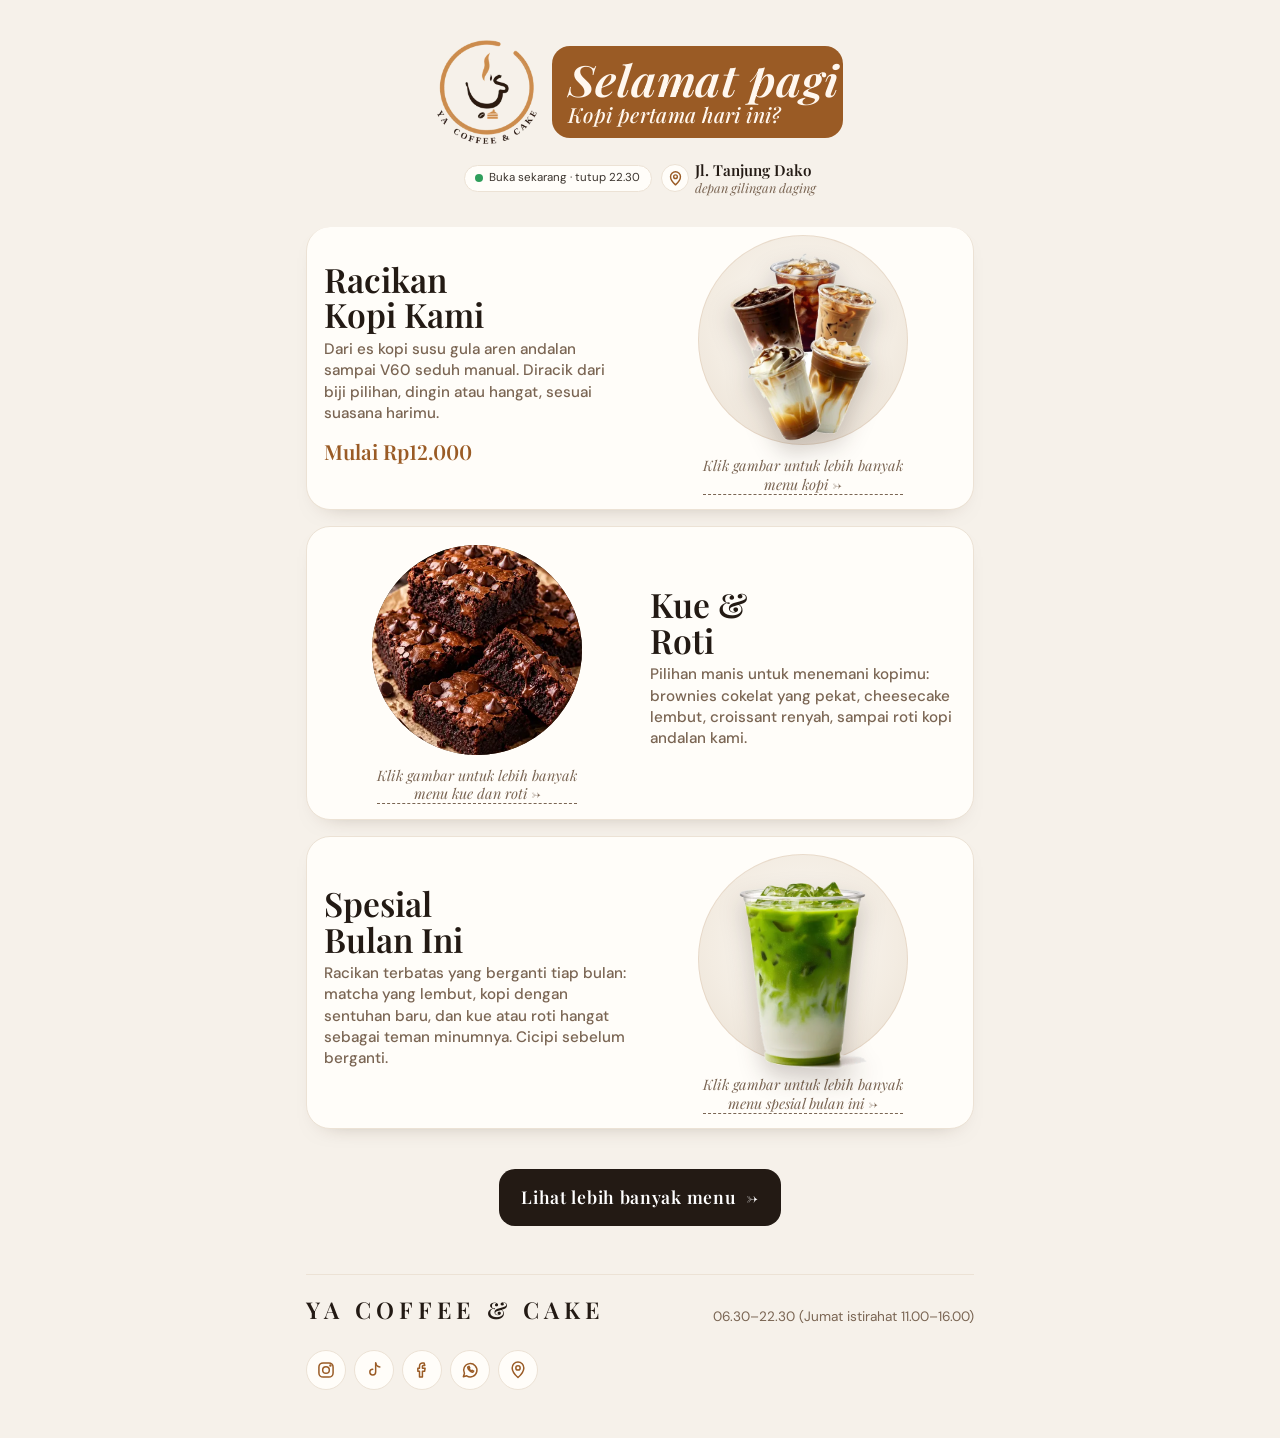
<file: index.html>
<!DOCTYPE html>
<html lang="id">
<head>
<meta charset="UTF-8">
<meta name="viewport" content="width=device-width, initial-scale=1, viewport-fit=cover">
<meta name="color-scheme" content="light">
<title>YA Coffee &amp; Cake</title>
<!-- ====== TAMPILAN SAAT TAUTAN DIBAGIKAN (WhatsApp, Instagram, Facebook) + IKON ====== -->
<meta name="description" content="Kopi, kue &amp; roti pilihan di Jl. Tanjung Dako, Palu (depan gilingan daging). Lihat menu, cek jam buka, dan pesan online untuk diambil sendiri.">
<meta name="theme-color" content="#ecebe8">
<link rel="icon" type="image/png" href="ikon.png">
<link rel="apple-touch-icon" href="ikon-180.png">
<meta property="og:type" content="website">
<meta property="og:locale" content="id_ID">
<meta property="og:site_name" content="YA Coffee &amp; Cake">
<meta property="og:title" content="YA Coffee &amp; Cake">
<meta property="og:description" content="Kopi, kue &amp; roti pilihan di Jl. Tanjung Dako, Palu (depan gilingan daging). Lihat menu, cek jam buka, dan pesan online untuk diambil sendiri.">
<meta property="og:url" content="https://yahyacbf77-dot.github.io/YA-Coffee-Cake/">
<meta property="og:image" content="https://yahyacbf77-dot.github.io/YA-Coffee-Cake/preview.jpg">
<meta property="og:image:width" content="1200">
<meta property="og:image:height" content="630">
<meta property="og:image:alt" content="Logo YA Coffee &amp; Cake dengan es kopi susu gula aren, roti kopi, dan matcha latte">
<meta name="twitter:card" content="summary_large_image">

<link rel="preconnect" href="https://fonts.googleapis.com">
<link rel="preconnect" href="https://fonts.gstatic.com" crossorigin>
<link href="https://fonts.googleapis.com/css2?family=Cormorant+Garamond:ital,wght@0,500;0,600;0,700;1,500;1,600&family=Jost:ital,wght@0,300;0,400;0,500;1,300;1,400&family=Pinyon+Script&display=swap" rel="stylesheet">
<style>
  :root {
    --latar: #ecebe8;      /* abu-abu terang seperti contoh */
    --tinta: #1d1a18;
    --tinta-redup: #5c5650;
    --karamel: #9a5b25;    /* warna harga, dari logo */
    padding-top: env(safe-area-inset-top, 0px);
    padding-bottom: env(safe-area-inset-bottom, 0px);
  }
  * { box-sizing: border-box; }
  body {
    margin: 0;
    background: var(--latar);
    color: var(--tinta);
    font-family: "Jost", "Segoe UI", system-ui, sans-serif;
    line-height: 1.5;
  }
  .halaman { max-width: 44rem; margin: 0 auto; padding: 2.5rem 1.75rem 3rem; }

  .logo { display: block; width: 130px; height: auto; margin: 0 auto 1.5rem; }

  /* ====== SATU ITEM ANDALAN ====== */
  .item {
    display: grid;
    grid-template-columns: 1fr 1fr;
    align-items: center;
    gap: 1rem;
    margin: 1.5rem 0;
  }
  .item.balik .teks { order: 2; }
  .item svg { width: 100%; height: auto; display: block; }
  h2 {
    font-weight: 400;
    font-size: clamp(1.4rem, 5.5vw, 2rem);
    line-height: 1.15;
    margin: 0 0 0.6rem;
  }
  .ket {
    font-style: italic;
    font-weight: 300;
    font-size: 0.95rem;
    color: var(--tinta-redup);
    margin: 0 0 0.6rem;
    max-width: 17rem;
  }
  .harga { font-weight: 500; color: var(--karamel); font-variant-numeric: tabular-nums; }


  /* ====== FOTO YANG BISA DIKLIK ====== */
  .foto-link {
    display: flex;
    flex-direction: column;
    align-items: center;
    gap: 0.6rem;
    color: var(--tinta-redup);
    text-decoration: none;
  }
  .foto {
    width: 82%;
    max-width: 240px;
    height: auto;
    display: block;
    filter: drop-shadow(0 14px 14px rgba(40, 25, 15, 0.22));
    transition: transform 0.35s ease, filter 0.35s ease;
  }
  .catatan {
    font-size: 0.8rem;
    font-style: italic;
    text-align: center;
    line-height: 1.3;
    border-bottom: 1px dashed currentColor;
    transition: color 0.25s ease;
  }
  /* Gambar maju saat kursor di atasnya (komputer) */
  @media (hover: hover) {
    .foto-link:hover .foto {
      transform: translateY(-6px) scale(1.08);
      filter: drop-shadow(0 26px 22px rgba(40, 25, 15, 0.28));
    }
    .foto-link:hover .catatan { color: var(--karamel); }
  }
  /* Di HP: maju sebentar saat disentuh */
  .foto-link:active .foto { transform: scale(1.05); }
  .foto-link:focus-visible { outline: 3px solid var(--karamel); outline-offset: 6px; border-radius: 8px; }
  @media (prefers-reduced-motion: reduce) {
    .foto { transition: none; }
  }

  /* ====== TOMBOL MENU LENGKAP ====== */
  .tombol {
    display: inline-flex;
    align-items: center;
    gap: 0.6rem;
    margin-top: 1.5rem;
    padding: 0.85rem 1.5rem;
    border: 1.5px solid var(--tinta);
    border-radius: 999px;
    color: var(--tinta);
    text-decoration: none;
    font-weight: 500;
    letter-spacing: 0.02em;
  }
  .tombol:hover { background: var(--tinta); color: var(--latar); }
  .tombol:focus-visible { outline: 3px solid var(--karamel); outline-offset: 3px; }
  .tengah { text-align: center; }

  /* ====== BAWAH: nama usaha ala contoh ====== */
  footer {
    margin-top: 3rem;
    display: flex;
    justify-content: space-between;
    align-items: flex-end;
    gap: 1rem;
    flex-wrap: wrap;
  }
  .merek {
    font-weight: 500;
    font-size: 1.35rem;
    letter-spacing: 0.28em;
    text-transform: uppercase;
    margin: 0;
  }
  .info { margin: 0; font-size: 0.85rem; color: var(--tinta-redup); }

  /* Logo bisa diklik, kembali ke halaman utama */
  .logo-link { display: block; width: fit-content; margin: 0 auto; border-radius: 50%; }
  .logo-link .logo { transition: transform 0.3s ease; }
  @media (hover: hover) { .logo-link:hover .logo { transform: scale(1.06); } }
  .logo-link:focus-visible { outline: 3px solid #9a5b25; outline-offset: 4px; }
  @media (prefers-reduced-motion: reduce) { .logo-link .logo { transition: none; } }
  /* ===================================================
     STATUS BUKA/TUTUP + PESAN LEWAT WHATSAPP
     =================================================== */
  #ya-status {
    display: flex; width: fit-content; margin: 0 auto 1.5rem;
    align-items: center; gap: 0.5rem;
    padding: 0.35rem 0.95rem; border-radius: 999px;
    font-size: 0.85rem; background: rgba(255, 255, 255, 0.65); color: #3b342e;
  }
  .ya-titik { width: 8px; height: 8px; border-radius: 50%; background: #a39b92; flex-shrink: 0; }
  #ya-status.ya-buka .ya-titik { background: #2f9e5b; animation: ya-denyut 2.2s infinite; }
  @keyframes ya-denyut {
    0% { box-shadow: 0 0 0 0 rgba(47, 158, 91, 0.55); }
    70%, 100% { box-shadow: 0 0 0 8px rgba(47, 158, 91, 0); }
  }

  .ya-ctl { display: inline-flex; align-items: center; gap: 0.3rem; flex-shrink: 0; }
  .ya-tambah {
    font: inherit; font-size: 0.85rem; font-weight: 500; color: #9a5b25;
    background: transparent; border: 1.5px solid #9a5b25; border-radius: 999px;
    padding: 0.3rem 0.9rem; min-height: 36px; cursor: pointer;
  }
  .ya-tambah:hover { background: #9a5b25; color: #fff; }
  .ya-kurang, .ya-plus {
    width: 34px; height: 34px; border-radius: 50%; cursor: pointer;
    border: 1.5px solid #9a5b25; background: #9a5b25; color: #fff;
    font: inherit; font-size: 1.15rem; line-height: 1; padding: 0;
  }
  .ya-kurang { background: transparent; color: #9a5b25; }
  .ya-jml { min-width: 1.6rem; text-align: center; font-weight: 500; font-variant-numeric: tabular-nums; }
  .ya-ctl button:focus-visible, #ya-bar:focus-visible, .ya-panel :focus-visible { outline: 3px solid #e2a564; outline-offset: 2px; }
  .ya-bawah { display: flex; justify-content: space-between; align-items: center; gap: 1rem; margin-top: 0.35rem; }
  .ya-bawah .ket { margin: 0; }
  li.ya-polos { align-items: center; }
  li.ya-polos > span:first-child { flex: 1; }

  #ya-bar {
    position: fixed; z-index: 50; left: 50%; transform: translateX(-50%);
    bottom: calc(16px + env(safe-area-inset-bottom, 0px));
    width: min(560px, calc(100% - 32px));
    display: flex; justify-content: space-between; align-items: center; gap: 1rem;
    padding: 0.95rem 1.3rem; border: 0; border-radius: 999px;
    background: #1d1a18; color: #fff; font: inherit; font-weight: 500; cursor: pointer;
    box-shadow: 0 14px 32px -12px rgba(0, 0, 0, 0.5);
  }
  #ya-bar[hidden] { display: none; }
  #ya-bar .ya-total { color: #f1c28f; }
  body.ya-ada { padding-bottom: 96px; }

  #ya-lembar {
    position: fixed; inset: 0; z-index: 60; background: rgba(20, 14, 10, 0.45);
    display: flex; align-items: flex-end; justify-content: center;
  }
  #ya-lembar[hidden] { display: none; }
  .ya-panel {
    background: #fffdf9; color: #1d1a18; width: min(560px, 100%); max-height: 90vh; overflow: auto;
    border-radius: 22px 22px 0 0; padding: 1.25rem 1.25rem calc(1.5rem + env(safe-area-inset-bottom, 0px));
    font-family: "Jost", "Segoe UI", system-ui, sans-serif; line-height: 1.45;
    animation: ya-naik 0.28s ease-out;
  }
  @keyframes ya-naik { from { transform: translateY(48px); opacity: 0; } }
  .ya-kepala { display: flex; justify-content: space-between; align-items: center; margin-bottom: 0.25rem; }
  .ya-judul { font-size: 1.3rem; font-weight: 500; margin: 0; }
  .ya-tutup-btn { width: 40px; height: 40px; border: 0; border-radius: 50%; background: #f1ebe3; font-size: 1.3rem; cursor: pointer; color: inherit; }
  .ya-info-tutup { background: #f6ece0; color: #7a4a1f; border-radius: 12px; padding: 0.7rem 0.9rem; font-size: 0.9rem; margin: 0.75rem 0 0; }
  .ya-baris { display: grid; grid-template-columns: 1fr auto; align-items: center; gap: 0.1rem 1rem; padding: 0.8rem 0; border-bottom: 1px solid #ebe4da; }
  .ya-nama { font-size: 1rem; }
  .ya-sub { font-size: 0.85rem; color: #6b635b; grid-column: 1; }
  .ya-jumlah { display: flex; justify-content: space-between; font-weight: 500; font-size: 1.05rem; padding: 0.9rem 0 0.25rem; }
  .ya-jumlah span:last-child { color: #9a5b25; }
  .ya-label { display: block; font-size: 0.85rem; color: #5c5650; margin: 1rem 0 0.35rem; }
  .ya-panel input[type="text"], .ya-panel textarea {
    width: 100%; box-sizing: border-box; font: inherit; font-size: 16px; color: inherit;
    padding: 0.65rem 0.85rem; border: 1.5px solid #ddd6cc; border-radius: 12px; background: #fff;
  }
  .ya-panel textarea { resize: vertical; min-height: 64px; }
  .ya-pilih { display: flex; gap: 0.5rem; flex-wrap: wrap; }
  .ya-opsi { position: relative; }
  .ya-opsi input { position: absolute; opacity: 0; pointer-events: none; }
  .ya-opsi span { display: inline-block; padding: 0.5rem 1rem; border-radius: 999px; border: 1.5px solid #ddd6cc; cursor: pointer; font-size: 0.95rem; }
  .ya-opsi input:checked + span { background: #1d1a18; border-color: #1d1a18; color: #fff; }
  .ya-opsi input:focus-visible + span { outline: 3px solid #e2a564; outline-offset: 2px; }
  .ya-kirim {
    display: flex; justify-content: center; align-items: center; margin-top: 1.4rem;
    padding: 1rem; border-radius: 999px; background: #1f8f4e; color: #fff;
    font-weight: 500; font-size: 1.02rem; text-decoration: none;
  }
  .ya-kirim:hover { background: #18773f; }
  .ya-kosongkan { display: block; margin: 0.9rem auto 0; background: none; border: 0; color: #8a8178; font: inherit; font-size: 0.85rem; text-decoration: underline; cursor: pointer; }
  footer .info a { color: inherit; }
  @media (prefers-reduced-motion: reduce) {
    .ya-panel { animation: none; }
    #ya-status.ya-buka .ya-titik { animation: none; }
  }

  /* ====== MENU HABIS + SAPAAN ====== */
  .habis {
    display: inline-block; margin-left: 0.4rem; padding: 0 0.55rem;
    border-radius: 999px; background: #e3ddd5; color: #5f5850;
    font-size: 0.72rem; font-weight: 500; vertical-align: 0.15em; white-space: nowrap;
  }
  li.ya-habis .nama, li.ya-habis > span:first-child, li.ya-habis .ket { color: #8f877e; }
  li.ya-habis .harga { color: #a39b92; text-decoration: line-through; }
  .item.ya-habis .harga { color: #a39b92; text-decoration: line-through; }
  .item.ya-habis .foto { filter: grayscale(0.7) drop-shadow(0 14px 14px rgba(40, 25, 15, 0.18)); }
  #ya-sapa {
    text-align: center; margin: 0 0 0.6rem; font-size: 1.05rem; color: #1d1a18;
  }

  /* ====== IKON LOKASI (Google Maps) ====== */
  .ya-baris-status { display: flex; justify-content: center; align-items: center; gap: 0.5rem; margin: 0 auto 1.5rem; }
  .ya-baris-status #ya-status { margin: 0; }
  .ya-peta {
    flex-shrink: 0; width: 34px; height: 34px; border-radius: 50%;
    display: grid; place-items: center;
    background: rgba(255, 255, 255, 0.65); color: #9a5b25;
    transition: background 0.25s ease, color 0.25s ease, transform 0.25s ease;
  }
  .ya-peta:hover { background: #9a5b25; color: #fff; transform: translateY(-2px); }
  .ya-peta:focus-visible { outline: 3px solid #e2a564; outline-offset: 2px; }
  .ya-lokasi { display: inline-flex; align-items: center; gap: 0.25rem; vertical-align: -0.15em; }
  @media (prefers-reduced-motion: reduce) { .ya-peta { transition: none; } .ya-peta:hover { transform: none; } }

  /* ====== PERINGATAN OJEK + WAKTU AMBIL ====== */
  .ya-peringatan {
    margin: 0.6rem 0 0; padding: 0.65rem 0.85rem; border-radius: 12px;
    background: #fff3df; border-left: 3px solid #e2a564; color: #6e4419; font-size: 0.88rem; line-height: 1.45;
  }
  .ya-peringatan[hidden] { display: none; }
  .ya-panel select, .ya-panel input[type="time"] {
    width: 100%; box-sizing: border-box; font: inherit; font-size: 16px; color: inherit;
    padding: 0.65rem 0.85rem; border: 1.5px solid #ddd6cc; border-radius: 12px; background: #fff;
  }
  .ya-panel input[type="time"] { margin-top: 0.5rem; }
  #ya-jam[hidden] { display: none; }

  /* ====== PESAN HANYA SAAT JAM BUKA ====== */
  body.ya-tutup-pesan .ya-ctl, body.ya-tutup-pesan #ya-bar { display: none !important; }
  body.ya-tutup-pesan.ya-ada { padding-bottom: 0; }
  .ya-info-pesan {
    margin: 0.75rem 0 0; padding: 0.65rem 0.9rem; border-radius: 12px;
    background: #f1ebe3; color: #5c5650; font-size: 0.88rem; line-height: 1.45;
  }
  .ya-info-pesan[hidden] { display: none; }

  /* ====== TUTUP SEMENTARA ====== */
  #ya-status.ya-libur { background: #fff3df; color: #6e4419; max-width: 100%; text-align: left; }
  #ya-status.ya-libur .ya-titik { background: #e2a564; }

  /* ====== HURUF ELEGAN (Cormorant Garamond + Pinyon Script) ====== */
  :root { --serif: "Cormorant Garamond", "Cormorant", Georgia, "Times New Roman", serif; --skrip: "Pinyon Script", "Cormorant Garamond", cursive; }
  .merek { font-family: var(--serif); font-weight: 600; font-size: clamp(1.15rem, 5vw, 1.45rem); letter-spacing: 0.22em; white-space: nowrap; }
  .harga { font-family: var(--serif); font-weight: 600; font-variant-numeric: lining-nums tabular-nums; }
  footer .info { font-family: var(--serif); font-size: 1rem; }

  #ya-sapa { font-family: var(--serif); font-style: italic; font-weight: 500; font-size: 1.3rem; }
  .item h2 { font-family: var(--serif); font-weight: 600; font-size: clamp(1.75rem, 7vw, 2.4rem); line-height: 1.02; letter-spacing: 0.005em; }
  .item .ket { font-family: var(--serif); font-style: italic; font-weight: 500; font-size: 1.08rem; line-height: 1.4; }
  .item .harga { font-size: 1.3rem; }
  .catatan { font-family: var(--serif); font-size: 0.95rem; }
  .tombol { font-family: var(--serif); font-weight: 600; font-size: 1.1rem; letter-spacing: 0.04em; }

  /* ====== STATUS + ALAMAT ====== */
  .ya-info-atas { display: flex; flex-direction: column; align-items: center; gap: 0.75rem; margin: 0 auto 2rem; }
  .ya-info-atas #ya-status { margin: 0; }
  .ya-alamat {
    display: inline-flex; align-items: center; gap: 0.55rem;
    color: var(--tinta); text-decoration: none; font-family: var(--serif); line-height: 1.2; text-align: left;
  }
  .ya-alamat .ya-peta { width: 32px; height: 32px; }
  .ya-alamat strong { display: block; font-weight: 600; font-size: 1.1rem; }
  .ya-alamat small { display: block; font-style: italic; font-size: 0.95rem; color: var(--tinta-redup); }
  .ya-alamat:hover strong { text-decoration: underline; text-underline-offset: 3px; }
  .ya-alamat:hover .ya-peta { background: #9a5b25; color: #fff; }
  .ya-alamat:focus-visible { outline: 3px solid #e2a564; outline-offset: 3px; border-radius: 8px; }

  /* ====== SAPAAN ====== */
  #ya-sapa { margin: 0 0 0.9rem; line-height: 1.15; }
  .sapa-skrip { display: block; font-family: var(--skrip); font-style: normal; font-size: 2.3rem; color: #2a1b14; }
  .sapa-teks { display: block; font-family: var(--serif); font-style: italic; font-size: 1.15rem; color: var(--tinta-redup); }

  /* ====== TIGA MENU ANDALAN: rapi & foto seukuran ====== */
  .item {
    grid-template-columns: 1fr 1fr; align-items: center; column-gap: 1.25rem;
    margin: 0; padding: 1.75rem 0; border-top: 1px solid rgba(154, 91, 37, 0.2);
  }
  .item:first-of-type { border-top: 0; padding-top: 0.5rem; }
  .item .teks { align-self: center; }
  .item h2 { margin: 0 0 0.55rem; }
  .item .ket { margin: 0 0 0.75rem; max-width: none; }
  .item .harga { margin: 0; }
  .foto-link { gap: 0.7rem; }
  .foto-wadah {
    width: 100%; max-width: 210px; aspect-ratio: 1 / 1; border-radius: 50%;
    display: grid; place-items: center; overflow: visible;
    background: radial-gradient(circle at 50% 42%, #fbf8f3 0%, #f3ece2 58%, #e9dfd2 100%);
    box-shadow: inset 0 0 0 1px rgba(154, 91, 37, 0.12);
  }
  .foto-wadah .foto {
    width: 78%; height: 78%; max-width: none; object-fit: contain;
    filter: drop-shadow(0 12px 12px rgba(40, 25, 15, 0.22));
  }
  .catatan { max-width: 200px; font-size: 0.9rem; }
  .foto-wadah .foto[alt="Roti kopi"] { width: 92%; height: 92%; }

  /* ====== STATUS DUA BARIS ====== */
  #ya-status { border-radius: 14px; padding: 0.4rem 0.85rem 0.4rem 0.75rem; text-align: left; line-height: 1.25; gap: 0.55rem; }
  #ya-status strong { display: block; font-weight: 500; font-size: 0.86rem; color: var(--tinta); }
  #ya-status small { display: block; font-size: 0.76rem; color: var(--tinta-redup); }
  #ya-status.ya-libur strong, #ya-status.ya-libur small { color: #6e4419; }
  .baris-info { display: flex; align-items: center; gap: 0.9rem; }
  .baris-info #ya-status { margin: 0; flex-shrink: 0; }
  .baris-info .ya-alamat { min-width: 0; }

  /* ====== KEPALA HALAMAN DEPAN ====== */
  .kepala-depan { display: flex; align-items: center; justify-content: center; gap: 1rem; margin: 0 0 1.1rem; }
  .kepala-depan .logo-link { margin: 0; flex-shrink: 0; }
  .kepala-depan .logo { width: 104px; margin: 0; }
  .kepala-depan #ya-sapa { margin: 0; text-align: left; }
  .kepala-depan .sapa-skrip { font-size: clamp(1.9rem, 8.5vw, 2.4rem); line-height: 1.05; }
  .kepala-depan .sapa-teks { font-size: 1.08rem; }
  .baris-info-depan { justify-content: center; margin: 0 0 2rem; }
  .baris-info { gap: 0.7rem; }
  .baris-info .ya-alamat { gap: 0.45rem; }
  .baris-info .ya-alamat strong { white-space: nowrap; font-size: 1.04rem; }
  .baris-info .ya-alamat small { font-size: 0.9rem; }

  /* ====== STATUS SATU BARIS (disambung) ====== */
  #ya-status { border-radius: 999px; padding: 0.4rem 0.85rem 0.4rem 0.75rem; white-space: nowrap; font-size: 0.78rem; line-height: 1.2; }
  .baris-info { flex-wrap: wrap; row-gap: 0.6rem; }
  .baris-info .ya-alamat strong { font-size: 1rem; }
  .baris-info .ya-alamat small { font-size: 0.86rem; white-space: nowrap; }

  /* ====== SAPAAN LEBIH BESAR & LEBAR ====== */
  .kepala-depan { gap: 0.9rem; }
  .kepala-depan .logo { width: 100px; }
  .kepala-depan .sapa-skrip {
    font-size: clamp(2.2rem, 10vw, 2.9rem); line-height: 1.05; white-space: nowrap;
    transform: scaleX(1.08); transform-origin: left center; padding-right: 0.5rem;
  }
  .kepala-depan .sapa-teks { font-size: clamp(1.1rem, 4.6vw, 1.3rem); letter-spacing: 0.02em; }
  /* Rapatkan agar jam buka & alamat muat satu baris di HP */
  .baris-info #ya-status { font-size: 0.72rem; padding: 0.35rem 0.7rem 0.35rem 0.6rem; gap: 0.4rem; white-space: nowrap; border-radius: 999px; }
  .baris-info { column-gap: 0.55rem; }
  .baris-info .ya-alamat { gap: 0.35rem; }
  .baris-info .ya-alamat .ya-peta { width: 28px; height: 28px; }
  .baris-info .ya-alamat strong { font-size: 0.95rem; }
  .baris-info .ya-alamat small { font-size: 0.8rem; }
  /* HP: sedikit lebih lega ke samping */
  @media (max-width: 420px) { .halaman { padding-left: 1.1rem; padding-right: 1.1rem; } }

  /* ====== KONFIRMASI DULU + BATAS JUMLAH ====== */
  .ya-catatan-bayar {
    margin: 1.25rem 0 0; padding: 0.7rem 0.9rem; border-radius: 12px;
    background: #eef5ef; border-left: 3px solid #1f8f4e; color: #1f4d33; font-size: 0.9rem; line-height: 1.45;
  }
  .ya-batas { margin: 0.6rem 0 0; font-size: 0.8rem; color: #8a8178; line-height: 1.4; }
  .ya-plus:disabled, .ya-tambah:disabled { opacity: 0.35; cursor: not-allowed; }
  .ya-tambah:disabled:hover { background: transparent; color: #9a5b25; }
  .foto-wadah .foto[alt="Aneka es kopi YA Coffee & Cake"] { width: 84%; height: 84%; }
  /* Sapaan tidak boleh membuat halaman melebar di HP kecil */
  .kepala-depan .sapa-skrip { font-size: clamp(1.9rem, 8.2vw, 2.7rem); }
  .kepala-depan #ya-sapa { min-width: 0; }
  html, body { overflow-x: clip; }
  /* Foto spesial mengisi penuh bingkai bulat */
  .foto-wadah .foto.foto-penuh { width: 100%; height: 100%; object-fit: cover; padding: 0; filter: none; }
  .item-kue .foto-wadah { overflow: hidden; background: #3a2a22; }
  @media (hover: hover) { .item-kue .foto-link:hover .foto { transform: scale(1.06); filter: none; } }
</style>
<script src="pesan-online.js"></script>
<link rel="stylesheet" href="desain.css">
</head>
<body>

<main class="halaman">

  <!-- Logo + sapaan (sejajar) -->
  <div class="kepala-depan">
    <a class="logo-link" href="index.html" aria-label="Ke halaman utama"><img class="logo" src="Gambar/logo.webp" alt="Logo YA Coffee &amp; Cake"></a>
    <p id="ya-sapa"></p>
  </div>

  <!-- Jam buka + alamat (sejajar) -->
  <div class="baris-info baris-info-depan">
    <p id="ya-status"></p>
    <a class="ya-alamat" href="https://maps.app.goo.gl/dekxzZD5N3fKKTtY6" target="_blank" rel="noopener" aria-label="Buka lokasi di Google Maps: Jalan Tanjung Dako, depan gilingan daging">
      <span class="ya-peta" aria-hidden="true"><svg viewBox="0 0 24 24" width="17" height="17" aria-hidden="true" fill="none" stroke="currentColor" stroke-width="2" stroke-linecap="round" stroke-linejoin="round"><path d="M12 21s-7-6.2-7-11.5a7 7 0 0 1 14 0C19 14.8 12 21 12 21z"/><circle cx="12" cy="9.5" r="2.6"/></svg></span>
      <span><strong>Jl. Tanjung Dako</strong><small>depan gilingan daging</small></span>
    </a>
  </div>

  <!--
    TIGA MENU ANDALAN.
    Ganti nama, keterangan, dan harga di bagian <h2>, <p class="ket">, dan <p class="harga">.
    Ilustrasi bisa diganti foto: hapus <svg>...</svg> lalu tulis <img src="foto.png" alt="...">
  -->

  <!-- 1. Kopi susu gula aren -->
  <!-- Harga "mulai" ditulis manual. Ubah angkanya di bawah kalau perlu. -->
  <section class="item">
    <div class="teks">
      <h2>Racikan<br>Kopi Kami</h2>
      <p class="ket">Dari es kopi susu gula aren andalan sampai V60 seduh manual. Diracik dari biji pilihan, dingin atau hangat, sesuai suasana harimu.</p>
      <p class="harga">Mulai Rp12.000</p>
    </div>
    <!-- Foto kopi: bisa diklik, menuju halaman kopi.html -->
    <a class="foto-link" href="menu.html#kopi" aria-label="Lihat semua menu kopi">
      <span class="foto-wadah"><img class="foto" src="Gambar/beranda-kopi.webp" alt="Aneka es kopi YA Coffee &amp; Cake"></span>
      <span class="catatan">Klik gambar untuk lebih banyak menu kopi&nbsp;<span aria-hidden="true">→</span></span>
    </a>
  </section>

  <!-- 2. Roti kopi -->
  <section class="item balik item-kue">
    <div class="teks">
      <h2>Kue &amp;<br>Roti</h2>
      <p class="ket">Pilihan manis untuk menemani kopimu: brownies cokelat yang pekat, cheesecake lembut, croissant renyah, sampai roti kopi andalan kami.</p>
    </div>
    <!-- Foto kue: bisa diklik, menuju tab Kue & roti -->
    <a class="foto-link" href="menu.html#kue" aria-label="Lihat semua menu kue dan roti">
      <span class="foto-wadah"><img class="foto foto-penuh" src="Gambar/beranda-kue.webp" loading="lazy" decoding="async" alt="Brownies cokelat"></span>
      <span class="catatan">Klik gambar untuk lebih banyak menu kue dan roti&nbsp;<span aria-hidden="true">→</span></span>
    </a>
  </section>

  <!-- 3. Matcha latte -->
  <section class="item item-spesial">
    <div class="teks">
      <h2>Spesial<br>Bulan Ini</h2>
      <p class="ket">Racikan terbatas yang berganti tiap bulan: matcha yang lembut, kopi dengan sentuhan baru, dan kue atau roti hangat sebagai teman minumnya. Cicipi sebelum berganti.</p>
    </div>
    <!-- Foto matcha: bisa diklik, menuju halaman spesial.html -->
    <a class="foto-link" href="menu.html#spesial" aria-label="Lihat menu spesial bulan ini">
      <span class="foto-wadah"><img class="foto" src="Gambar/beranda-spesial.webp" loading="lazy" decoding="async" alt="Es matcha latte"></span>
      <span class="catatan">Klik gambar untuk lebih banyak menu spesial bulan ini&nbsp;<span aria-hidden="true">→</span></span>
    </a>
  </section>


  <div class="tengah">
    <!-- Tombol ini membuka menu lengkap (menu.html) -->
    <a class="tombol" href="menu.html">Lihat lebih banyak menu <span aria-hidden="true">→</span></a>
  </div>

  <footer>
    <p class="merek">YA Coffee &amp; Cake</p>
    <!-- GANTI alamat dan jam buka -->
    <p class="info">06.30–22.30 (Jumat istirahat 11.00–16.00)</p>
  </footer>

</main>

<!-- Tombol pesanan (muncul setelah pelanggan menambah menu) -->
<button id="ya-bar" type="button" hidden></button>

<!-- Lembar pesanan -->
<div id="ya-lembar" hidden>
  <div class="ya-panel" role="dialog" aria-modal="true" aria-labelledby="ya-judul">
    <div class="ya-kepala">
      <p class="ya-judul" id="ya-judul">Pesananmu</p>
      <button class="ya-tutup-btn" type="button" aria-label="Tutup">×</button>
    </div>
    <p class="ya-info-tutup" id="ya-info-tutup" hidden></p>
    <div id="ya-daftar"></div>
    <div class="ya-jumlah"><span>Total</span><span id="ya-total"></span></div>

    <label class="ya-label" for="ya-nama">Nama</label>
    <input type="text" id="ya-nama" autocomplete="given-name" placeholder="Nama untuk pesanan">

    <span class="ya-label">Pesanan diambil oleh</span>
    <div class="ya-pilih">
      <label class="ya-opsi"><input type="radio" name="ya-cara" value="Saya sendiri" checked><span>Saya sendiri</span></label>
      <label class="ya-opsi"><input type="radio" name="ya-cara" value="Ojek online"><span>Ojek online</span></label>
    </div>
    <p class="ya-peringatan" id="ya-ojol" hidden><strong>Biaya ojek online ditanggung pembeli.</strong> Pesan ojeknya setelah pesanan kami konfirmasi, supaya driver tidak menunggu lama.</p>

    <label class="ya-label" for="ya-waktu">Perkiraan waktu ambil</label>
    <select id="ya-waktu">
      <option value="15">Secepatnya (± 15 menit)</option>
      <option value="30">± 30 menit lagi</option>
      <option value="60">± 1 jam lagi</option>
      <option value="jam">Pilih jam sendiri</option>
    </select>
    <input type="time" id="ya-jam" min="06:30" max="22:30" step="300" aria-label="Jam ambil" hidden>
    <p class="ya-peringatan" id="ya-jam-salah" hidden>Pilih jam antara 06.30 dan 22.30.</p>

    <label class="ya-label" for="ya-catatan">Catatan (opsional)</label>
    <textarea id="ya-catatan" placeholder="Contoh: es sedikit, gula dikurangi"></textarea>

    <p class="ya-catatan-bayar"><strong>Jangan bayar dulu.</strong> Kami cek stok, lalu kirim info pembayaran (QRIS) lewat WhatsApp. Pesanan dibuat setelah pembayaran masuk.</p>
    <p class="ya-batas">Maksimal 5 per menu dan 15 item per pesanan. Untuk pesanan lebih banyak, hubungi kami lewat WhatsApp.</p>
    <a class="ya-kirim" id="ya-kirim" href="#" target="_blank" rel="noopener">Kirim permintaan pesanan</a>
    <button class="ya-kosongkan" type="button" id="ya-kosongkan">Kosongkan pesanan</button>
  </div>
</div>

<script>
/* ===================================================
   PENGATURAN (boleh diubah)
   =================================================== */
var YA_WA    = '6285186171117';   // nomor WhatsApp (pakai 62, tanpa 0 di depan)
// Jam buka (WITA). Tambah jadwal khusus hari lain dengan pola yang sama.
var YA_JADWAL = {
  biasa: [['06:30', '22:30']],                    // Sabtu–Kamis
  jumat: [['06:30', '11:00'], ['16:00', '22:30']] // Jumat: istirahat 11.00–16.00
};
var YA_PESAN_TUTUP_AWAL = 30;     // pesanan WhatsApp ditutup 30 menit sebelum kedai tutup/istirahat
var YA_MAKS_PER_MENU = 5;         // jumlah maksimal per menu dalam satu pesanan
var YA_MAKS_TOTAL = 15;           // jumlah maksimal semua item dalam satu pesanan

(function () {
  var KEY = 'yaPesanan';
  function keMenit(j) { var p = j.split(':'); return (+p[0]) * 60 + (+p[1]); }
  function jamTeks(j) { return j.replace(':', '.'); }
  function rp(n) { return 'Rp' + n.toLocaleString('id-ID'); }

  /* ---------- Jam & hari di Indonesia bagian tengah (WITA) ---------- */
  var HARI = { Sun: 0, Mon: 1, Tue: 2, Wed: 3, Thu: 4, Fri: 5, Sat: 6 };
  function sekarang() {
    try {
      var p = new Intl.DateTimeFormat('en-GB', { timeZone: 'Asia/Makassar', weekday: 'short', hour: '2-digit', minute: '2-digit', hourCycle: 'h23' }).formatToParts(new Date());
      var h = 0, m = 0, d = 0;
      p.forEach(function (x) { if (x.type === 'hour') h = +x.value; if (x.type === 'minute') m = +x.value; if (x.type === 'weekday') d = HARI[x.value]; });
      return { menit: h * 60 + m, hari: d };
    } catch (e) { var t = new Date(); return { menit: t.getHours() * 60 + t.getMinutes(), hari: t.getDay() }; }
  }
  function menitSekarang() { return sekarang().menit; }
  function sesiHari(hari) {
    return (hari === 5 ? YA_JADWAL.jumat : YA_JADWAL.biasa).map(function (s) { return [keMenit(s[0]), keMenit(s[1])]; });
  }
  function sesiAktif() {
    var n = sekarang(), hasil = null;
    sesiHari(n.hari).forEach(function (s) { if (n.menit >= s[0] && n.menit < s[1]) hasil = s; });
    return hasil;
  }
  function daftarSesi(ss, awal) {
    return ss.map(function (s) { return jamDari(s[0]) + '–' + jamDari(s[1] - (awal || 0)); }).join(' dan ');
  }
  var tutupSementara = null;   // diisi dari Google Sheets (baris Halaman = status)
  function status() {
    if (tutupSementara !== null) return { buka: false, libur: true, teks: 'Tutup sementara' + (tutupSementara ? ' · ' + tutupSementara : '') };
    var n = sekarang(), t = n.menit, ss = sesiHari(n.hari), s = sesiAktif();
    if (s) {
      var lanjut = ss.filter(function (x) { return x[0] >= s[1]; })[0], kata = lanjut ? 'istirahat' : 'tutup', sisa = s[1] - t;
      return { buka: true, teks: sisa <= 30 ? 'Buka · ' + kata + ' ' + sisa + ' menit lagi' : 'Buka sekarang · ' + kata + ' ' + jamDari(s[1]) };
    }
    var nanti = ss.filter(function (x) { return x[0] > t; })[0];
    if (nanti) {
      var rehat = ss.some(function (x) { return x[1] <= t; });
      return { buka: false, teks: (rehat ? 'Istirahat · buka lagi' : 'Sedang tutup · buka') + ' ' + jamDari(nanti[0]) };
    }
    return { buka: false, teks: 'Sedang tutup · buka besok ' + jamDari(sesiHari((n.hari + 1) % 7)[0][0]) };
  }
  function tampilStatus() {
    var el = document.getElementById('ya-status');
    if (!el) return;
    var s = status();
    el.className = s.buka ? 'ya-buka' : (s.libur ? 'ya-tutup ya-libur' : 'ya-tutup');
    el.innerHTML = '<span class="ya-titik" aria-hidden="true"></span><span></span>';
    el.lastChild.textContent = s.teks;   // satu baris: keadaan dan jam disambung
  }
  tampilStatus();
  setInterval(tampilStatus, 60000);

  /* ---------- Keranjang (tersimpan selama tab terbuka) ---------- */
  var cart = {};
  try { cart = JSON.parse(sessionStorage.getItem(KEY)) || {}; } catch (e) {}
  function simpan() { try { sessionStorage.setItem(KEY, JSON.stringify(cart)); } catch (e) {} }
  function totalItem() { var n = 0; Object.keys(cart).forEach(function (k) { n += cart[k].q; }); return n; }
  function ubah(nama, harga, d) {
    if (d > 0 && ((cart[nama] ? cart[nama].q : 0) >= YA_MAKS_PER_MENU || totalItem() >= YA_MAKS_TOTAL)) return;
    var q = (cart[nama] ? cart[nama].q : 0) + d;
    if (q <= 0) delete cart[nama]; else cart[nama] = { h: harga, q: q };
    simpan(); gambarUlang();
  }

  function buatCtl(nama, harga) {
    var ctl = document.createElement('div');
    ctl.className = 'ya-ctl';
    ctl.addEventListener('click', function (e) {
      var b = e.target.closest('button'); if (!b) return;
      ubah(nama, harga, b.classList.contains('ya-kurang') ? -1 : 1);
      var fokus = ctl.querySelector(b.classList.contains('ya-kurang') && !cart[nama] ? '.ya-tambah' : '.' + b.className);
      if (fokus) fokus.focus();
    });
    ctl.gambar = function () {
      var q = cart[nama] ? cart[nama].q : 0;
      ctl.innerHTML = q === 0
        ? '<button type="button" class="ya-tambah">+ Tambah</button>'
        : '<button type="button" class="ya-kurang">−</button><span class="ya-jml" aria-live="polite"></span><button type="button" class="ya-plus">+</button>';
      ctl.querySelectorAll('button').forEach(function (b) {
        b.setAttribute('aria-label', (b.classList.contains('ya-kurang') ? 'Kurangi ' : 'Tambah ') + nama);
      });
      if (q) ctl.querySelector('.ya-jml').textContent = q;
      // Batas jumlah: tombol tambah dimatikan kalau sudah maksimal
      var penuh = totalItem() >= YA_MAKS_TOTAL, plus = ctl.querySelector('.ya-plus, .ya-tambah');
      if (plus && (penuh || q >= YA_MAKS_PER_MENU)) {
        plus.disabled = true;
        plus.title = q >= YA_MAKS_PER_MENU ? 'Maksimal ' + YA_MAKS_PER_MENU + ' per menu' : 'Maksimal ' + YA_MAKS_TOTAL + ' item per pesanan';
      }
    };
    return ctl;
  }

  /* ---------- Pasang tombol "Tambah" di setiap menu ---------- */
  var semuaCtl = [];
  function pasang() {
  semuaCtl = [];
  document.querySelectorAll('main ul li').forEach(function (li) {
    var hEl = li.querySelector('.harga'); if (!hEl) return;
    var harga = parseInt(hEl.textContent.replace(/\D/g, ''), 10); if (!harga) return;
    var nEl = li.querySelector('.nama') || li.querySelector('span');
    var salin = nEl.cloneNode(true);
    salin.querySelectorAll('.andalan, .favorit, .habis').forEach(function (x) { x.remove(); });
    var nama = salin.textContent.replace(/\s+/g, ' ').trim();
    if (li.classList.contains('ya-habis')) { if (cart[nama]) { delete cart[nama]; simpan(); } return; }
    if (cart[nama] && cart[nama].h !== harga) { cart[nama].h = harga; simpan(); }
    if (li.querySelector('.ya-ctl')) return;
    var ctl = buatCtl(nama, harga);
    if (li.querySelector('.baris')) {
      var bawah = document.createElement('div'); bawah.className = 'ya-bawah';
      var ket = li.querySelector('.ket');
      if (ket) bawah.appendChild(ket); else bawah.appendChild(document.createElement('span'));
      bawah.appendChild(ctl); li.appendChild(bawah);
    } else { li.classList.add('ya-polos'); li.appendChild(ctl); }
    semuaCtl.push(ctl);
  });
  }
  pasang();
  // Dipanggil lagi setelah menu dari Google Sheets selesai dimuat
  window.yaPasang = function () { pasang(); gambarUlang(); };

  var bar = document.getElementById('ya-bar');
  var lembar = document.getElementById('ya-lembar');
  var daftar = document.getElementById('ya-daftar');
  var kirim = document.getElementById('ya-kirim');

  function hitung() {
    var n = 0, total = 0;
    Object.keys(cart).forEach(function (k) { n += cart[k].q; total += cart[k].q * cart[k].h; });
    return { n: n, total: total };
  }

  function gambarUlang() {
    semuaCtl.forEach(function (c) { c.gambar(); });
    var h = hitung();
    bar.hidden = h.n === 0;
    document.body.classList.toggle('ya-ada', h.n > 0);
    bar.innerHTML = '<span>' + h.n + ' item · <span class="ya-total">' + rp(h.total) + '</span></span><span>Lihat pesanan →</span>';
    if (!lembar.hidden) gambarLembar();
  }

  function gambarLembar() {
    var h = hitung();
    if (h.n === 0) { tutupLembar(); return; }
    daftar.innerHTML = '';
    Object.keys(cart).forEach(function (nama) {
      var it = cart[nama];
      var row = document.createElement('div'); row.className = 'ya-baris';
      var n = document.createElement('div'); n.className = 'ya-nama'; n.textContent = nama;
      var ctl = buatCtl(nama, it.h); ctl.gambar(); ctl.style.gridRow = 'span 2';
      var s = document.createElement('div'); s.className = 'ya-sub'; s.textContent = it.q + ' × ' + rp(it.h) + ' = ' + rp(it.q * it.h);
      row.appendChild(n); row.appendChild(ctl); row.appendChild(s);
      daftar.appendChild(row);
    });
    document.getElementById('ya-total').textContent = rp(h.total);
    var st = status(), info = document.getElementById('ya-info-tutup');
    info.hidden = st.buka;
    info.textContent = 'Kedai sedang tutup. ' + st.teks + '.';
  }

  var pemicu = null;
  function bukaLembar() {
    pemicu = document.activeElement;
    if (!terapkanJam()) return;
    lembar.hidden = false; document.body.style.overflow = 'hidden';
    gambarLembar(); lembar.querySelector('.ya-tutup-btn').focus();
  }
  function tutupLembar() {
    lembar.hidden = true; document.body.style.overflow = '';
    if (pemicu && pemicu.focus && !bar.hidden) pemicu.focus();
  }

  bar.addEventListener('click', bukaLembar);
  lembar.querySelector('.ya-tutup-btn').addEventListener('click', tutupLembar);
  lembar.addEventListener('click', function (e) { if (e.target === lembar) tutupLembar(); });
  document.addEventListener('keydown', function (e) { if (e.key === 'Escape' && !lembar.hidden) tutupLembar(); });


  // Ingat nama pelanggan selama tab terbuka
  var namaEl = document.getElementById('ya-nama');
  try { namaEl.value = sessionStorage.getItem('yaNama') || ''; } catch (e) {}
  namaEl.addEventListener('input', function () { try { sessionStorage.setItem('yaNama', namaEl.value); } catch (e) {} });

  // Peringatan biaya ojek online
  var ojol = document.getElementById('ya-ojol');
  lembar.querySelectorAll('input[name="ya-cara"]').forEach(function (r) {
    r.addEventListener('change', function () { ojol.hidden = !(r.checked && r.value === 'Ojek online'); });
  });

  // Perkiraan waktu ambil
  var waktuEl = document.getElementById('ya-waktu'), jamEl = document.getElementById('ya-jam'), jamSalah = document.getElementById('ya-jam-salah');
  function jamDari(menit) { menit = ((menit % 1440) + 1440) % 1440; var h = Math.floor(menit / 60), m = menit % 60; return (h < 10 ? '0' : '') + h + '.' + (m < 10 ? '0' : '') + m; }
  waktuEl.addEventListener('change', function () {
    jamEl.hidden = waktuEl.value !== 'jam'; jamSalah.hidden = true;
    if (!jamEl.hidden) {
      if (!jamEl.value) {
        var t = Math.ceil((menitSekarang() + 60) / 30) * 30, sa = sesiAktif();
        if (sa) t = Math.min(t, sa[1]);
        jamEl.value = jamDari(t).replace('.', ':');
      }
      jamEl.focus();
    }
  });
  jamEl.addEventListener('input', function () { jamSalah.hidden = true; });
  function teksWaktu() {
    if (waktuEl.value === 'jam') return 'pukul ' + jamEl.value.replace(':', '.');
    var plus = +waktuEl.value, label = waktuEl.value === '15' ? 'secepatnya (± 15 menit)' : waktuEl.options[waktuEl.selectedIndex].text;
    return label + ', sekitar pukul ' + jamDari(menitSekarang() + plus);
  }

  /* ---------- Pesan hanya bisa saat jam buka ---------- */
  var infoPesan = null, jendelaTab = document.querySelector('.tab-jendela');
  if (jendelaTab) {
    infoPesan = document.createElement('p');
    infoPesan.className = 'ya-info-pesan'; infoPesan.hidden = true;
    jendelaTab.parentNode.insertBefore(infoPesan, jendelaTab);
  }
  var pesanMati = null;   // diisi dari Google Sheets (baris status: Pesanan online)
  function bisaPesan() { if (tutupSementara !== null || pesanMati !== null) return false; var s = sesiAktif(); return !!s && menitSekarang() <= s[1] - YA_PESAN_TUTUP_AWAL; }
  function terapkanJam() {
    var bisa = bisaPesan(), t = menitSekarang();
    document.body.classList.toggle('ya-tutup-pesan', !bisa);
    if (infoPesan) {
      infoPesan.hidden = bisa;
      infoPesan.textContent = tutupSementara !== null
        ? 'Kami sedang tutup sementara' + (tutupSementara ? ' (' + tutupSementara + ')' : '') + '. Pemesanan lewat WhatsApp dibuka lagi saat kami kembali buka. Menu tetap bisa dilihat.'
        : pesanMati !== null
        ? 'Pesanan online sedang tidak tersedia' + (pesanMati ? ' (' + pesanMati + ')' : '') + '. Silakan pesan langsung di kedai. Menu tetap bisa dilihat.'
        : 'Pemesanan lewat WhatsApp hari ini pukul ' + daftarSesi(sesiHari(sekarang().hari), YA_PESAN_TUTUP_AWAL) + ' WITA. Menu tetap bisa dilihat.';
    }
    var sa = sesiAktif();
    if (!bisa && !lembar.hidden) tutupLembar();
    // Pilihan waktu yang lewat jam tutup tidak bisa dipilih
    [].forEach.call(waktuEl.options, function (o) { if (o.value !== 'jam') o.disabled = !sa || t + (+o.value) > sa[1]; });
    if (waktuEl.selectedOptions[0] && waktuEl.selectedOptions[0].disabled) { waktuEl.value = 'jam'; waktuEl.dispatchEvent(new Event('change')); }
    jamEl.min = jamDari(t).replace('.', ':');
    return bisa;
  }
  terapkanJam();
  setInterval(terapkanJam, 30000);

  // Dipanggil oleh pembaca Google Sheets saat kotak "tutup sementara" dicentang
  window.yaTutupSementara = function (ket) { tutupSementara = ket || ''; tampilStatus(); terapkanJam(); };
  // Dipanggil saat kotak "Pesanan online" dicentang (pesanan online dimatikan, kedai tetap buka)
  window.yaPesanOnline = function (aktif, ket) { pesanMati = aktif ? null : (ket || ''); terapkanJam(); };

  // Susun pesan WhatsApp tepat sebelum dikirim
  kirim.addEventListener('click', function (e) {
    if (!terapkanJam()) { e.preventDefault(); return; }
    if (waktuEl.value === 'jam') {
      var j = jamEl.value ? keMenit(jamEl.value) : -1;
      var ssHari = sesiHari(sekarang().hari), cocok = ssHari.some(function (x) { return j >= x[0] && j <= x[1]; });
      if (j < menitSekarang() || !cocok) {
        e.preventDefault(); jamEl.hidden = false;
        jamSalah.textContent = 'Pilih jam setelah sekarang, saat kedai buka (' + daftarSesi(ssHari) + ').';
        jamSalah.hidden = false; jamEl.focus(); return;
      }
    }
    var h = hitung();
    var baris = ['Halo YA Coffee & Cake, saya mau pesan:', ''];
    Object.keys(cart).forEach(function (nama) {
      baris.push(cart[nama].q + 'x ' + nama + ' — ' + rp(cart[nama].q * cart[nama].h));
    });
    baris.push('', 'Total: ' + rp(h.total));
    var nama = namaEl.value.trim();
    if (nama) baris.push('Nama: ' + nama);
    var cara = lembar.querySelector('input[name="ya-cara"]:checked').value;
    baris.push('Diambil oleh: ' + cara + (cara === 'Ojek online' ? ' (biaya ojek saya tanggung)' : ''));
    baris.push('Perkiraan diambil: ' + teksWaktu());
    var cat = document.getElementById('ya-catatan').value.trim();
    if (cat) baris.push('Catatan: ' + cat);
    baris.push('', 'Saya tunggu konfirmasi stok dan info pembayaran. Terima kasih!');
    kirim.href = 'https://wa.me/' + YA_WA + '?text=' + encodeURIComponent(baris.join('\n'));
  });

  document.getElementById('ya-kosongkan').addEventListener('click', function () {
    cart = {}; simpan(); gambarUlang(); tutupLembar();
  });

  gambarUlang();
})();
</script>

<script>
/* ===================================================
   MENU DARI GOOGLE SHEETS
   Tempel tautan CSV dari "Publikasikan ke web" di antara tanda kutip.
   Kalau kosong atau gagal dimuat, menu yang tertulis di file ini yang tampil.
   =================================================== */
var YA_SHEET = 'https://docs.google.com/spreadsheets/d/e/2PACX-1vQsOLSZKUcKFPdyYLq6pPIkZIhB8BOPN4JAHyvYdrIQxeJjs_VNKQwF5mA3CpvPQ_IzkK76TggkqR0T/pub?gid=1622267089&single=true&output=csv';

(function () {
  /* ---------- Sapaan sesuai jam (WITA) ---------- */
  var sapa = document.getElementById('ya-sapa');
  if (sapa) {
    var jam = new Date().getHours();
    try { jam = +new Intl.DateTimeFormat('en-GB', { timeZone: 'Asia/Makassar', hour: '2-digit', hourCycle: 'h23' }).format(new Date()); } catch (e) {}
    var isi =
      jam >= 4 && jam < 11 ? ['Selamat pagi', 'Kopi pertama hari ini?'] :
      jam >= 11 && jam < 15 ? ['Selamat siang', 'Butuh yang dingin-dingin?'] :
      jam >= 15 && jam < 18 ? ['Selamat sore', 'Saatnya ngopi dan ngemil.'] :
                              ['Selamat malam', 'Masih sempat secangkir lagi.'];
    sapa.innerHTML = '<span class="sapa-skrip"></span><span class="sapa-teks"></span>';
    sapa.firstChild.textContent = isi[0];
    sapa.lastChild.textContent = isi[1];
  }

  if (!YA_SHEET) return;

  function rp(n) { return 'Rp' + n.toLocaleString('id-ID'); }
  function ya(v) { return /^(true|ya|y|x|1|v|✓|habis|andalan)$/i.test((v || '').trim()); }
  function el(tag, cls, teks) { var e = document.createElement(tag); if (cls) e.className = cls; if (teks != null) e.textContent = teks; return e; }

  function bacaCSV(t) {
    var baris = [], kol = [], sel = '', kutip = false;
    for (var i = 0; i < t.length; i++) {
      var c = t[i];
      if (kutip) {
        if (c === '"') { if (t[i + 1] === '"') { sel += '"'; i++; } else kutip = false; }
        else sel += c;
      } else if (c === '"') kutip = true;
      else if (c === ',') { kol.push(sel); sel = ''; }
      else if (c === '\n' || c === '\r') {
        if (c === '\r' && t[i + 1] === '\n') i++;
        kol.push(sel); baris.push(kol); kol = []; sel = '';
      } else sel += c;
    }
    if (sel || kol.length) { kol.push(sel); baris.push(kol); }
    return baris;
  }

  function halamanDari(v) {
    v = (v || '').trim().toLowerCase();
    if (v.indexOf('kue') === 0 || v.indexOf('roti') === 0) return 'kue';
    if (v.indexOf('spesial') === 0) return 'spesial';
    if (v.indexOf('kopi') === 0) return 'kopi';
    return v || 'lainnya';
  }

  function ambilData(teks) {
    var b = bacaCSV(teks); if (b.length < 2) return [];
    var kepala = b[0].map(function (h) { return h.trim().toLowerCase(); });
    function idx(n) { return kepala.indexOf(n); }
    var iH = idx('halaman'), iK = idx('kategori'), iN = idx('nama'), iP = idx('harga'),
        iKet = idx('keterangan'), iA = idx('andalan'), iX = idx('habis');
    return b.slice(1).map(function (r) {
      return {
        halaman: halamanDari(r[iH]), kategori: (r[iK] || '').trim(), nama: (r[iN] || '').trim(),
        harga: parseInt((r[iP] || '').replace(/\D/g, ''), 10) || 0, ket: (r[iKet] || '').trim(),
        andalan: ya(r[iA]), habis: ya(r[iX])
      };
    }).filter(function (m) { return m.halaman === 'status' ? !!m.nama : (m.nama && m.harga); });
  }

  function kelompok(daftar, kunci) {
    var urut = [], isi = {};
    daftar.forEach(function (m) { var k = kunci(m); if (!isi[k]) { isi[k] = []; urut.push(k); } isi[k].push(m); });
    return urut.map(function (k) { return { judul: k, menu: isi[k] }; });
  }

  /* Gaya halaman Kopi / Kue / Spesial */
  function itemDaftar(m) {
    var li = el('li'); if (m.habis) li.className = 'ya-habis';
    var baris = el('div', 'baris'), nama = el('span', 'nama', m.nama + ' ');
    if (m.andalan) nama.appendChild(el('span', 'andalan', 'Andalan'));
    if (m.habis) nama.appendChild(el('span', 'habis', 'Habis hari ini'));
    baris.appendChild(nama); baris.appendChild(el('span', 'harga', rp(m.harga)));
    li.appendChild(baris);
    if (m.ket) li.appendChild(el('p', 'ket', m.ket));
    return li;
  }
  /* Gaya halaman Menu lengkap */
  function itemKartu(m) {
    var li = el('li'); if (m.habis) li.className = 'ya-habis';
    var nama = el('span', null, m.nama);
    if (m.habis) nama.appendChild(el('span', 'habis', 'Habis hari ini'));
    li.appendChild(nama); li.appendChild(el('span', 'harga', rp(m.harga)));
    return li;
  }

  var JUDUL = { kopi: 'Kopi', lainnya: 'Bukan kopi', kue: 'Kue & roti', spesial: 'Spesial bulan ini' };
  var URUT = ['kopi', 'lainnya', 'kue', 'spesial'];

  function susunMenu(data) {
    var wadah = document.getElementById('ya-menu');
    if (wadah) {
      var hal = wadah.getAttribute('data-halaman');
      if (hal === 'semua') {
        var kel = kelompok(data, function (m) { return m.halaman; });
        kel.sort(function (a, b) { var x = URUT.indexOf(a.judul), y = URUT.indexOf(b.judul); return (x < 0 ? 99 : x) - (y < 0 ? 99 : y); });
        wadah.innerHTML = '';
        // Menu lengkap: gaya sama seperti halaman Kopi / Kue / Spesial
        kel.forEach(function (g) {
          var sub = g.judul === 'spesial'
            ? [{ judul: 'Spesial bulan ini', menu: g.menu }]
            : kelompok(g.menu, function (m) { return m.kategori || JUDUL[g.judul] || 'Menu'; });
          sub.forEach(function (s, i) {
            var h2 = el('h2', null, s.judul);
            if (i === 0) h2.id = 'grup-' + g.judul;
            wadah.appendChild(h2);
            var ul = el('ul'); s.menu.forEach(function (m) { ul.appendChild(itemDaftar(m)); });
            wadah.appendChild(ul);
          });
        });
        document.querySelectorAll('.lompat a').forEach(function (a) {
          a.hidden = !document.getElementById(a.getAttribute('href').slice(1));
        });
      } else {
        var milik = data.filter(function (m) { return m.halaman === hal; });
        if (milik.length) {
          wadah.innerHTML = '';
          kelompok(milik, function (m) { return m.kategori || 'Menu'; }).forEach(function (g) {
            wadah.appendChild(el('h2', null, g.judul));
            var ul = el('ul'); g.menu.forEach(function (m) { ul.appendChild(itemDaftar(m)); });
            wadah.appendChild(ul);
          });
        }
      }
    }
    /* Harga "mulai" di halaman depan (menu termurah yang tidak habis) */
    document.querySelectorAll('[data-mulai]').forEach(function (sec) {
      var hal = sec.getAttribute('data-mulai');
      var harga = data.filter(function (x) { return x.halaman === hal && !x.habis; }).map(function (x) { return x.harga; });
      var h = sec.querySelector('.harga');
      if (harga.length && h) h.textContent = 'Mulai ' + rp(Math.min.apply(null, harga));
    });
    /* Menu andalan di halaman depan */
    document.querySelectorAll('[data-menu]').forEach(function (sec) {
      var cari = sec.getAttribute('data-menu').toLowerCase();
      var m = data.filter(function (x) { return x.nama.toLowerCase() === cari; })[0];
      if (!m) return;
      var h = sec.querySelector('.harga'); if (h) h.textContent = rp(m.harga);
      sec.classList.toggle('ya-habis', m.habis);
      var lama = sec.querySelector('.habis'); if (lama) lama.remove();
      if (m.habis && h) h.insertAdjacentElement('afterend', el('p', 'habis', 'Habis hari ini'));
    });
    if (window.yaPasang) window.yaPasang();
  }

  var url = YA_SHEET + (YA_SHEET.indexOf('?') < 0 ? '?' : '&') + 't=' + Date.now();
  (window.yaMenuHPP ? window.yaMenuHPP().catch(function () { return fetch(url).then(function (r) { if (!r.ok) throw r; return r.text(); }); }) : fetch(url).then(function (r) { if (!r.ok) throw r; return r.text(); }))
    .then(function (t) {
      var d = ambilData(t);
      var menu = d.filter(function (m) { return m.halaman !== 'status'; });
      if (menu.length) susunMenu(menu);
      // Baris khusus (Halaman = status). Centang kolom Habis untuk mengaktifkan:
      //   "Tutup sementara" = kedai tutup;  "Pesanan online" = pesanan lewat web dimatikan
      d.filter(function (m) { return m.halaman === 'status' && m.habis; }).forEach(function (st) {
        var n = st.nama.toLowerCase();
        if (n.indexOf('tutup') >= 0 && window.yaTutupSementara) window.yaTutupSementara(st.ket);
        else if (n.indexOf('pesan') >= 0 && window.yaPesanOnline) window.yaPesanOnline(false, st.ket);
      });
    })
    .catch(function () { /* gagal: menu bawaan tetap tampil */ });
})();
</script>
</body>
</html>
</file>
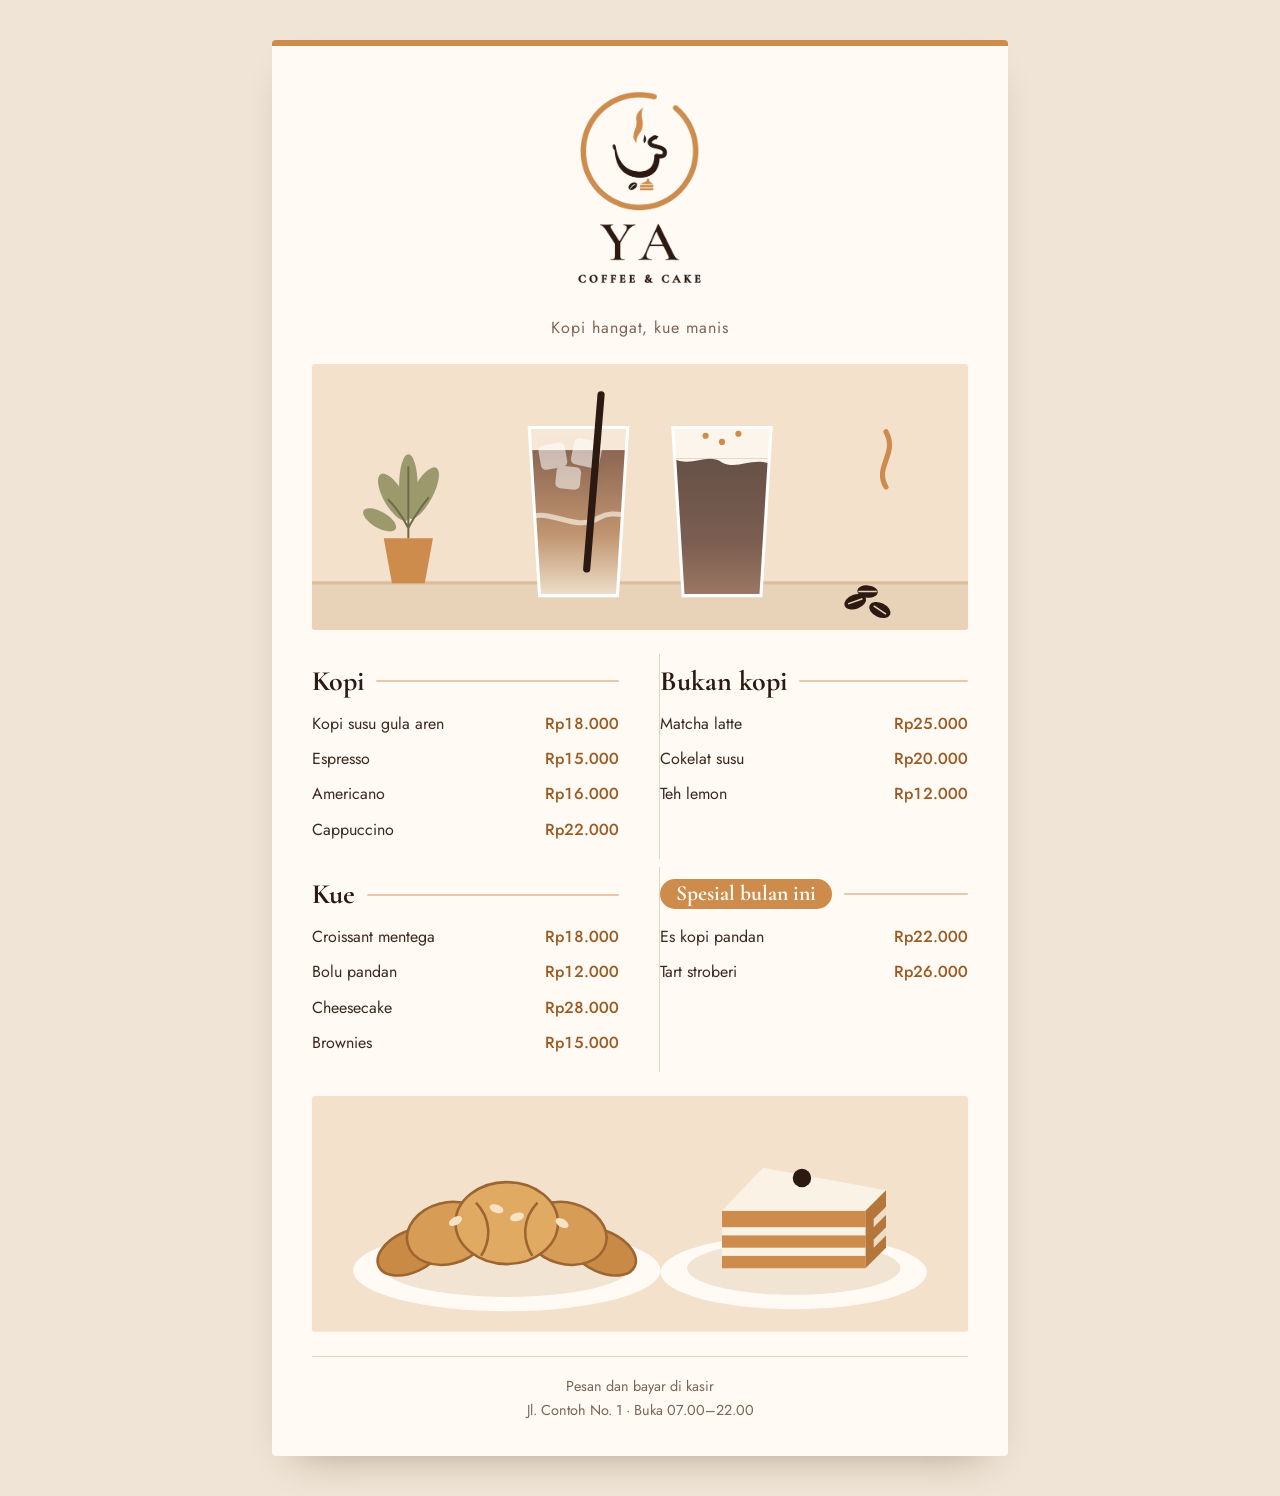
<file: index2.html>
<!DOCTYPE html>
<html lang="id">
<head>
<meta charset="UTF-8">
<meta name="viewport" content="width=device-width, initial-scale=1, viewport-fit=cover">
<meta name="color-scheme" content="light">
<title>YA Coffee &amp; Cake · Menu</title>
<link rel="preconnect" href="https://fonts.googleapis.com">
<link rel="preconnect" href="https://fonts.gstatic.com" crossorigin>
<link href="https://fonts.googleapis.com/css2?family=Cormorant+Garamond:wght@600;700&family=Jost:wght@400;500&display=swap" rel="stylesheet">
<style>
  /* ====== WARNA (diambil dari logo YA) ====== */
  :root {
    --meja: #efe4d6;        /* latar di luar kartu menu */
    --kertas: #fffaf3;      /* kartu menu */
    --cokelat: #2c1a12;     /* cokelat tua logo: judul */
    --karamel: #cd8b4c;     /* karamel logo: aksen */
    --karamel-muda: #f3e1cc;/* label spesial & latar ilustrasi */
    --tinta: #3b2a21;       /* tulisan menu */
    --tinta-redup: #7a6556;
    --garis: #e3d3c0;
  }

  * { box-sizing: border-box; }
  :root {
    padding-top: env(safe-area-inset-top, 0px);
    padding-bottom: env(safe-area-inset-bottom, 0px);
  }
  body {
    margin: 0;
    background: var(--meja);
    color: var(--tinta);
    font-family: "Jost", "Segoe UI", system-ui, sans-serif;
    font-size: 1rem;
    line-height: 1.5;
  }

  .kartu {
    max-width: 46rem;
    margin: 1.25rem auto;
    background: var(--kertas);
    padding: 2rem 1.25rem 1.5rem;
    border-radius: 4px;
    border-top: 6px solid var(--karamel);
    box-shadow: 0 18px 40px -24px rgba(70, 40, 20, 0.45);
  }
  @media (min-width: 40rem) {
    .kartu { padding: 2.5rem 2.5rem 2rem; margin: 2.5rem auto; }
  }

  /* ====== LOGO ====== */
  header { text-align: center; }
  .logo { width: 150px; max-width: 45%; height: auto; display: inline-block; }
  .slogan { margin: 0.75rem 0 0; color: var(--tinta-redup); letter-spacing: 0.06em; }

  /* ====== ILUSTRASI (pengganti foto) ====== */
  .ilustrasi {
    margin: 1.5rem 0;
    border-radius: 3px;
    overflow: hidden;
    line-height: 0;
  }
  .ilustrasi svg, .ilustrasi img { width: 100%; height: auto; display: block; }

  /* ====== DAFTAR MENU ====== */
  .menu { display: grid; gap: 0.5rem 2.5rem; }
  @media (min-width: 40rem) {
    .menu { grid-template-columns: 1fr 1fr; }
    .menu section:nth-child(odd) { border-right: 1px solid var(--garis); padding-right: 2.5rem; margin-right: -2.5rem; }
  }
  section { padding: 0.75rem 0; }
  h2 {
    font-family: "Cormorant Garamond", Georgia, "Times New Roman", serif;
    font-weight: 700;
    font-size: 1.75rem;
    line-height: 1.1;
    color: var(--cokelat);
    margin: 0 0 0.6rem;
    display: flex;
    align-items: center;
    gap: 0.75rem;
  }
  h2::after { content: ""; flex: 1; height: 2px; background: var(--karamel); opacity: 0.45; border-radius: 2px; }
  h2 .pil {
    background: var(--karamel);
    color: #fffaf3;
    padding: 0.15rem 1rem 0.25rem;
    border-radius: 999px;
    font-size: 1.35rem;
  }
  ul { list-style: none; margin: 0; padding: 0; }
  li {
    display: flex;
    justify-content: space-between;
    align-items: baseline;
    gap: 1rem;
    padding: 0.35rem 0;
  }
  .harga { font-variant-numeric: tabular-nums; white-space: nowrap; color: #9a5b25; font-weight: 500; }

  footer {
    margin-top: 1.25rem;
    padding-top: 1rem;
    border-top: 1px solid var(--garis);
    text-align: center;
    color: var(--tinta-redup);
    font-size: 0.9rem;
  }
  footer p { margin: 0.15rem 0; }
</style>
</head>
<body>
<main class="kartu">

  <header>
    <h1 style="margin:0">
      <img class="logo" src="[data-uri]" alt="YA Coffee &amp; Cake">
    </h1>
    <!-- GANTI slogan di bawah ini, atau hapus barisnya kalau tidak perlu -->
    <p class="slogan">Kopi hangat, kue manis</p>
  </header>

  <!--
    ILUSTRASI MINUMAN.
    Kalau nanti punya foto bagus, hapus seluruh <svg>...</svg> di dalam div ini
    lalu ganti dengan: <img src="foto-minuman.jpg" alt="Es kopi susu dan cokelat">
    (unggah juga file fotonya ke GitHub di folder yang sama)
  -->
  <div class="ilustrasi">
    <svg viewBox="0 0 640 260" role="img" aria-label="Ilustrasi es kopi susu dan es cokelat">
      <defs>
        <clipPath id="gelas1"><path d="M212 62 L308 62 L298 226 L222 226 Z"/></clipPath>
        <clipPath id="gelas2"><path d="M352 62 L448 62 L438 226 L362 226 Z"/></clipPath>
        <linearGradient id="kopi" x1="0" y1="0" x2="0" y2="1">
          <stop offset="0" stop-color="#6e4027"/><stop offset="0.55" stop-color="#b07a4c"/><stop offset="1" stop-color="#f2e3cc"/>
        </linearGradient>
        <linearGradient id="cokelat" x1="0" y1="0" x2="0" y2="1">
          <stop offset="0" stop-color="#3d2418"/><stop offset="0.6" stop-color="#5a3626"/><stop offset="1" stop-color="#8a5a40"/>
        </linearGradient>
      </defs>
      <rect width="640" height="260" fill="#f3e1cc"/>
      <rect y="214" width="640" height="46" fill="#e8d2b8"/>
      <rect y="212" width="640" height="3" fill="#d9bd9c"/>

      <!-- tanaman kiri -->
      <path d="M78 214 L70 170 L118 170 L110 214 Z" fill="#cd8b4c"/>
      <g fill="#9c9a6c">
        <ellipse cx="80" cy="130" rx="10" ry="26" transform="rotate(-30 80 130)"/>
        <ellipse cx="108" cy="126" rx="10" ry="28" transform="rotate(28 108 126)"/>
        <ellipse cx="94" cy="118" rx="9" ry="30"/>
        <ellipse cx="66" cy="152" rx="8" ry="18" transform="rotate(-60 66 152)"/>
      </g>
      <path d="M94 170 C94 150 94 135 94 100 M94 160 C88 148 82 140 74 132 M94 160 C100 148 106 140 114 130" stroke="#6f6d48" stroke-width="2" fill="none"/>

      <!-- gelas 1: es kopi susu -->
      <g clip-path="url(#gelas1)">
        <rect x="200" y="84" width="120" height="150" fill="url(#kopi)"/>
        <path d="M210 150 C235 140 255 165 280 150 C295 142 305 150 315 146" stroke="#f6eadb" stroke-width="5" fill="none" opacity="0.7"/>
        <g fill="#ffffff" opacity="0.55">
          <rect x="222" y="78" width="26" height="24" rx="5" transform="rotate(-10 235 90)"/>
          <rect x="254" y="74" width="28" height="26" rx="5" transform="rotate(12 268 87)"/>
          <rect x="238" y="100" width="24" height="22" rx="5" transform="rotate(6 250 111)"/>
        </g>
      </g>
      <path d="M212 62 L308 62 L298 226 L222 226 Z" fill="#ffffff" fill-opacity="0.2" stroke="#ffffff" stroke-width="3"/>
      <line x1="282" y1="30" x2="268" y2="200" stroke="#2c1a12" stroke-width="7" stroke-linecap="round"/>

      <!-- gelas 2: es cokelat dengan krim -->
      <g clip-path="url(#gelas2)">
        <rect x="340" y="84" width="120" height="150" fill="url(#cokelat)"/>
        <rect x="340" y="62" width="120" height="30" fill="#fbf2e6"/>
        <path d="M352 92 C370 102 385 86 400 96 C415 104 430 90 448 98 L448 92 L352 92 Z" fill="#fbf2e6"/>
      </g>
      <path d="M352 62 L448 62 L438 226 L362 226 Z" fill="#ffffff" fill-opacity="0.2" stroke="#ffffff" stroke-width="3"/>
      <g fill="#cd8b4c"><circle cx="384" cy="70" r="3"/><circle cx="400" cy="76" r="3"/><circle cx="416" cy="68" r="3"/></g>

      <!-- uap, mengikuti motif logo -->
      <path d="M560 120 C548 100 572 88 560 66" stroke="#cd8b4c" stroke-width="5" fill="none" stroke-linecap="round"/>
      <!-- biji kopi -->
      <g fill="#2c1a12">
        <ellipse cx="530" cy="232" rx="11" ry="7" transform="rotate(-20 530 232)"/>
        <ellipse cx="554" cy="240" rx="11" ry="7" transform="rotate(25 554 240)"/>
        <ellipse cx="542" cy="222" rx="10" ry="6" transform="rotate(5 542 222)"/>
      </g>
      <g stroke="#e8d2b8" stroke-width="1.5">
        <line x1="523" y1="234" x2="537" y2="229"/><line x1="548" y1="236" x2="560" y2="244"/><line x1="533" y1="222" x2="551" y2="222"/>
      </g>
    </svg>
  </div>

  <!--
    CARA MENGUBAH MENU:
    satu baris menu = satu <li>...</li>. Salin untuk menambah, hapus untuk mengurangi.
  -->
  <div class="menu">
    <section>
      <h2>Kopi</h2>
      <ul>
        <li><span>Kopi susu gula aren</span><span class="harga">Rp18.000</span></li>
        <li><span>Espresso</span><span class="harga">Rp15.000</span></li>
        <li><span>Americano</span><span class="harga">Rp16.000</span></li>
        <li><span>Cappuccino</span><span class="harga">Rp22.000</span></li>
      </ul>
    </section>

    <section>
      <h2>Bukan kopi</h2>
      <ul>
        <li><span>Matcha latte</span><span class="harga">Rp25.000</span></li>
        <li><span>Cokelat susu</span><span class="harga">Rp20.000</span></li>
        <li><span>Teh lemon</span><span class="harga">Rp12.000</span></li>
      </ul>
    </section>

    <section>
      <h2>Kue</h2>
      <ul>
        <li><span>Croissant mentega</span><span class="harga">Rp18.000</span></li>
        <li><span>Bolu pandan</span><span class="harga">Rp12.000</span></li>
        <li><span>Cheesecake</span><span class="harga">Rp28.000</span></li>
        <li><span>Brownies</span><span class="harga">Rp15.000</span></li>
      </ul>
    </section>

    <section>
      <h2><span class="pil">Spesial bulan ini</span></h2>
      <ul>
        <li><span>Es kopi pandan</span><span class="harga">Rp22.000</span></li>
        <li><span>Tart stroberi</span><span class="harga">Rp26.000</span></li>
      </ul>
    </section>
  </div>

  <!-- ILUSTRASI KUE. Bisa diganti foto dengan cara yang sama seperti di atas. -->
  <div class="ilustrasi">
    <svg viewBox="0 0 640 230" role="img" aria-label="Ilustrasi croissant dan sepotong kue">
      <rect width="640" height="230" fill="#f3e1cc"/>
      <!-- piring kiri + croissant -->
      <ellipse cx="190" cy="170" rx="150" ry="40" fill="#fffaf3"/>
      <ellipse cx="190" cy="166" rx="122" ry="30" fill="#f1e4d3"/>
      <g stroke="#9c6531" stroke-width="2.5">
        <ellipse cx="96" cy="152" rx="34" ry="20" fill="#c98a45" transform="rotate(-25 96 152)"/>
        <ellipse cx="284" cy="152" rx="34" ry="20" fill="#c98a45" transform="rotate(25 284 152)"/>
        <ellipse cx="132" cy="134" rx="40" ry="30" fill="#d79c55" transform="rotate(-15 132 134)"/>
        <ellipse cx="248" cy="134" rx="40" ry="30" fill="#d79c55" transform="rotate(15 248 134)"/>
        <ellipse cx="190" cy="124" rx="50" ry="40" fill="#e0aa62"/>
      </g>
      <path d="M160 104 C175 120 175 140 165 156 M220 104 C205 120 205 140 215 156" stroke="#9c6531" stroke-width="2.5" fill="none"/>
      <g fill="#f6e3c3">
        <ellipse cx="180" cy="110" rx="7" ry="4" transform="rotate(20 180 110)"/>
        <ellipse cx="200" cy="118" rx="7" ry="4" transform="rotate(-15 200 118)"/>
        <ellipse cx="140" cy="122" rx="7" ry="4" transform="rotate(-30 140 122)"/>
        <ellipse cx="244" cy="124" rx="7" ry="4" transform="rotate(30 244 124)"/>
      </g>

      <!-- piring kanan + potongan kue berlapis (seperti ikon di logo) -->
      <ellipse cx="470" cy="172" rx="130" ry="36" fill="#fffaf3"/>
      <ellipse cx="470" cy="168" rx="104" ry="26" fill="#f1e4d3"/>
      <path d="M400 168 L540 168 L540 112 L400 112 Z" fill="#cd8b4c"/>
      <path d="M400 112 L540 112 L560 92 L440 70 Z" fill="#fbf2e6"/>
      <path d="M540 168 L560 148 L560 92 L540 112 Z" fill="#b5763c"/>
      <rect x="400" y="128" width="140" height="8" fill="#fbf2e6"/>
      <rect x="400" y="148" width="140" height="8" fill="#fbf2e6"/>
      <path d="M548 120 L560 108 L560 116 L548 128 Z M548 140 L560 128 L560 136 L548 148 Z" fill="#efdcc4"/>
      <circle cx="478" cy="80" r="9" fill="#2c1a12"/>
    </svg>
  </div>

  <footer>
    <p>Pesan dan bayar di kasir</p>
    <!-- GANTI alamat dan jam buka di bawah ini -->
    <p>Jl. Contoh No. 1 · Buka 07.00–22.00</p>
  </footer>

</main>
</body>
</html>
</file>
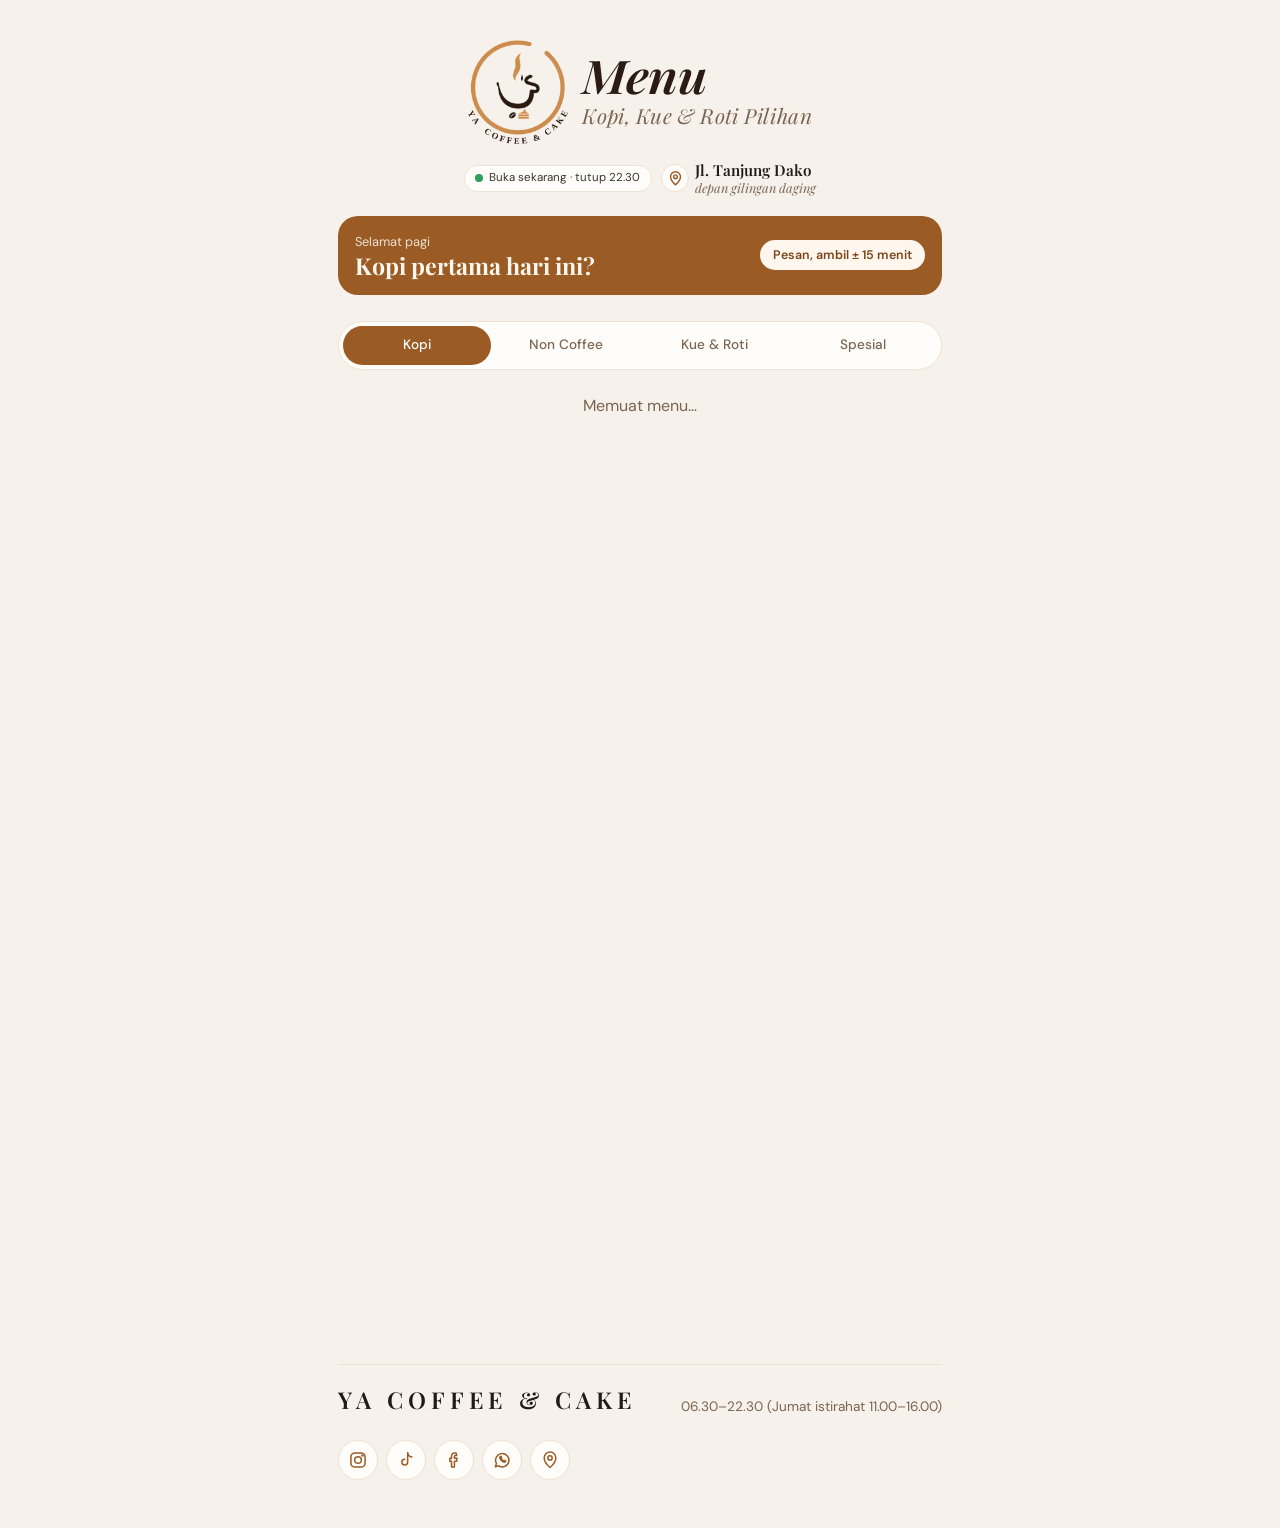
<file: kopi.html>
<!doctype html>
<html lang="id">
<head>
<meta charset="utf-8">
<meta name="viewport" content="width=device-width,initial-scale=1">
<title>YA Coffee &amp; Cake</title>
<!-- Halaman lama: sekarang semua menu ada di menu.html. Tautan / QR lama tetap diarahkan ke sana. -->
<meta http-equiv="refresh" content="0; url=menu.html#kopi">
<link rel="canonical" href="menu.html#kopi">
<script>location.replace('menu.html#kopi');</script>
<style>body{margin:0;font-family:system-ui,sans-serif;background:#f6f1ea;color:#3a2a1d;display:grid;place-items:center;min-height:100vh;text-align:center}a{color:#9a5b25}</style>
</head>
<body>
<p>Menu kami sudah pindah. <a href="menu.html#kopi">Buka menu</a></p>
</body>
</html>
</file>
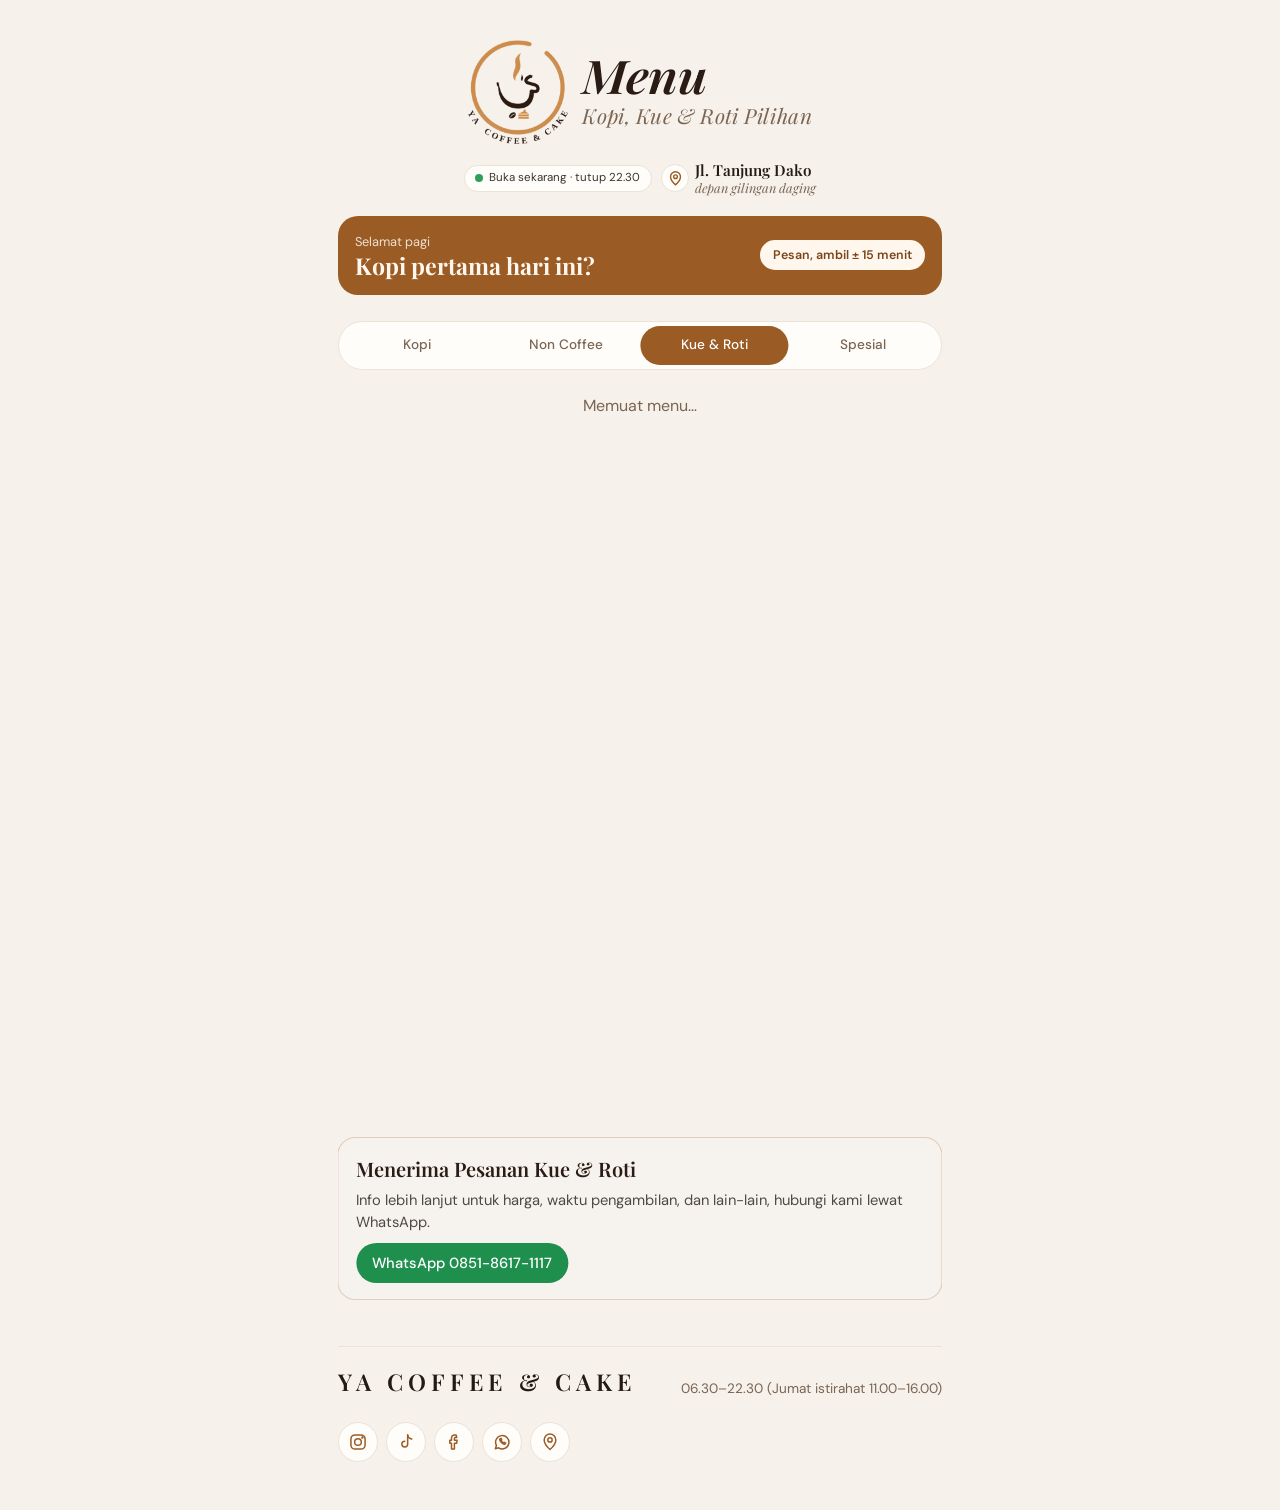
<file: kue.html>
<!doctype html>
<html lang="id">
<head>
<meta charset="utf-8">
<meta name="viewport" content="width=device-width,initial-scale=1">
<title>YA Coffee &amp; Cake</title>
<!-- Halaman lama: sekarang semua menu ada di menu.html. Tautan / QR lama tetap diarahkan ke sana. -->
<meta http-equiv="refresh" content="0; url=menu.html#kue">
<link rel="canonical" href="menu.html#kue">
<script>location.replace('menu.html#kue');</script>
<style>body{margin:0;font-family:system-ui,sans-serif;background:#f6f1ea;color:#3a2a1d;display:grid;place-items:center;min-height:100vh;text-align:center}a{color:#9a5b25}</style>
</head>
<body>
<p>Menu kami sudah pindah. <a href="menu.html#kue">Buka menu</a></p>
</body>
</html>
</file>
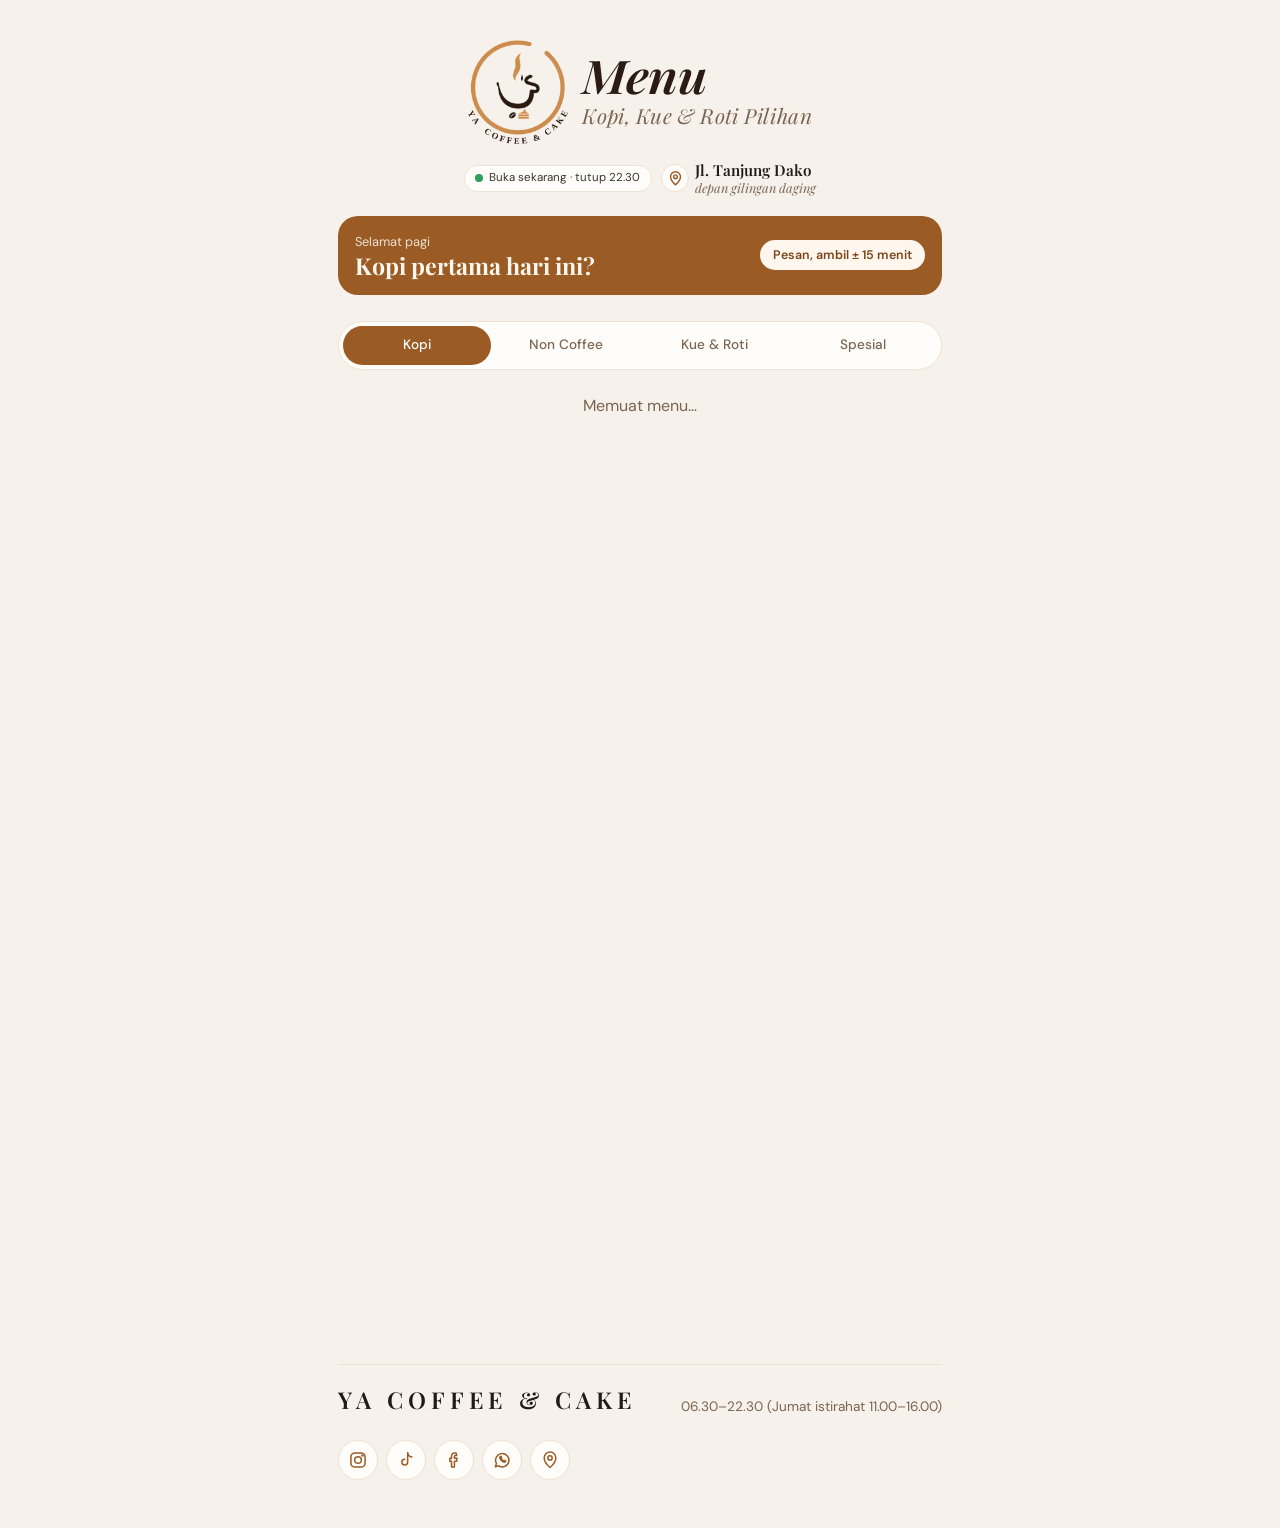
<file: menu.html>
<!DOCTYPE html>
<html lang="id">
<head>
<meta charset="UTF-8">
<meta name="viewport" content="width=device-width, initial-scale=1, viewport-fit=cover">
<meta name="color-scheme" content="light">
<title>Menu · YA Coffee &amp; Cake</title>
<!-- ====== TAMPILAN SAAT TAUTAN DIBAGIKAN (WhatsApp, Instagram, Facebook) + IKON ====== -->
<meta name="description" content="Kopi, kue &amp; roti pilihan di Jl. Tanjung Dako, Palu (depan gilingan daging). Lihat menu, cek jam buka, dan pesan online untuk diambil sendiri.">
<meta name="theme-color" content="#ecebe8">
<link rel="icon" type="image/png" href="ikon.png">
<link rel="apple-touch-icon" href="ikon-180.png">
<meta property="og:type" content="website">
<meta property="og:locale" content="id_ID">
<meta property="og:site_name" content="YA Coffee &amp; Cake">
<meta property="og:title" content="Menu · YA Coffee &amp; Cake">
<meta property="og:description" content="Kopi, kue &amp; roti pilihan di Jl. Tanjung Dako, Palu (depan gilingan daging). Lihat menu, cek jam buka, dan pesan online untuk diambil sendiri.">
<meta property="og:url" content="https://yahyacbf77-dot.github.io/YA-Coffee-Cake/menu.html">
<meta property="og:image" content="https://yahyacbf77-dot.github.io/YA-Coffee-Cake/preview.jpg">
<meta property="og:image:width" content="1200">
<meta property="og:image:height" content="630">
<meta property="og:image:alt" content="Logo YA Coffee &amp; Cake dengan es kopi susu gula aren, roti kopi, dan matcha latte">
<meta name="twitter:card" content="summary_large_image">

<link rel="preconnect" href="https://fonts.googleapis.com">
<link rel="preconnect" href="https://fonts.gstatic.com" crossorigin>
<link href="https://fonts.googleapis.com/css2?family=Cormorant+Garamond:ital,wght@0,500;0,600;0,700;1,500;1,600&family=Jost:ital,wght@0,300;0,400;0,500;1,300;1,400&family=Pinyon+Script&display=swap" rel="stylesheet">
<style>
  :root {
    --latar: #ecebe8;
    --tinta: #1d1a18;
    --tinta-redup: #5c5650;
    --karamel: #9a5b25;
    --garis: #d6d2cc;
    padding-top: env(safe-area-inset-top, 0px);
    padding-bottom: env(safe-area-inset-bottom, 0px);
  }
  * { box-sizing: border-box; }
  body {
    margin: 0;
    background: var(--latar);
    color: var(--tinta);
    font-family: "Jost", "Segoe UI", system-ui, sans-serif;
    line-height: 1.5;
  }
  .halaman { max-width: 40rem; margin: 0 auto; padding: 1.5rem 1.75rem 3rem; }

  .kembali {
    display: inline-block;
    color: var(--tinta-redup);
    text-decoration: none;
    font-size: 0.95rem;
    padding: 0.25rem 0;
  }
  .kembali:hover { color: var(--karamel); }
  .kembali:focus-visible { outline: 3px solid var(--karamel); outline-offset: 3px; }

  .logo { display: block; width: 100px; height: auto; margin: 1rem auto 1.25rem; }
  h1 {
    font-weight: 400;
    font-size: clamp(2rem, 8vw, 2.6rem);
    line-height: 1.1;
    text-align: center;
    margin: 0 0 0.4rem;
  }
  .sub { text-align: center; color: var(--tinta-redup); font-style: italic; font-weight: 300; margin: 0 0 2rem; }

  h2 {
    font-weight: 500;
    font-size: 0.8rem;
    letter-spacing: 0.22em;
    text-transform: uppercase;
    color: var(--tinta-redup);
    margin: 2rem 0 0.25rem;
  }
  ul { list-style: none; margin: 0; padding: 0; }
  li { padding: 0.9rem 0; border-bottom: 1px solid var(--garis); }
  .baris { display: flex; justify-content: space-between; align-items: baseline; gap: 1rem; }
  .nama { font-size: 1.15rem; }
  .harga { font-weight: 500; color: var(--karamel); font-variant-numeric: tabular-nums; white-space: nowrap; }
  .ket { margin: 0.15rem 0 0; font-style: italic; font-weight: 300; font-size: 0.92rem; color: var(--tinta-redup); }
  .andalan {
    display: inline-block;
    margin-left: 0.4rem;
    padding: 0 0.55rem;
    border: 1px solid var(--karamel);
    border-radius: 999px;
    color: var(--karamel);
    font-size: 0.72rem;
    vertical-align: 0.15em;
  }

  footer {
    margin-top: 3rem;
    display: flex;
    justify-content: space-between;
    align-items: flex-end;
    gap: 1rem;
    flex-wrap: wrap;
  }
  .merek { font-weight: 500; font-size: 1.35rem; letter-spacing: 0.28em; text-transform: uppercase; margin: 0; }
  .info { margin: 0; font-size: 0.85rem; color: var(--tinta-redup); }
  .info a { color: inherit; }

  /* Logo bisa diklik, kembali ke halaman utama */
  .logo-link { display: block; width: fit-content; margin: 0 auto; border-radius: 50%; }
  .logo-link .logo { transition: transform 0.3s ease; }
  @media (hover: hover) { .logo-link:hover .logo { transform: scale(1.06); } }
  .logo-link:focus-visible { outline: 3px solid #9a5b25; outline-offset: 4px; }
  @media (prefers-reduced-motion: reduce) { .logo-link .logo { transition: none; } }

  /* ===================================================
     STATUS BUKA/TUTUP + PESAN LEWAT WHATSAPP
     =================================================== */
  #ya-status {
    display: flex; width: fit-content; margin: 0 auto 1.5rem;
    align-items: center; gap: 0.5rem;
    padding: 0.35rem 0.95rem; border-radius: 999px;
    font-size: 0.85rem; background: rgba(255, 255, 255, 0.65); color: #3b342e;
  }
  .ya-titik { width: 8px; height: 8px; border-radius: 50%; background: #a39b92; flex-shrink: 0; }
  #ya-status.ya-buka .ya-titik { background: #2f9e5b; animation: ya-denyut 2.2s infinite; }
  @keyframes ya-denyut {
    0% { box-shadow: 0 0 0 0 rgba(47, 158, 91, 0.55); }
    70%, 100% { box-shadow: 0 0 0 8px rgba(47, 158, 91, 0); }
  }

  .ya-ctl { display: inline-flex; align-items: center; gap: 0.3rem; flex-shrink: 0; }
  .ya-tambah {
    font: inherit; font-size: 0.85rem; font-weight: 500; color: #9a5b25;
    background: transparent; border: 1.5px solid #9a5b25; border-radius: 999px;
    padding: 0.3rem 0.9rem; min-height: 36px; cursor: pointer;
  }
  .ya-tambah:hover { background: #9a5b25; color: #fff; }
  .ya-kurang, .ya-plus {
    width: 34px; height: 34px; border-radius: 50%; cursor: pointer;
    border: 1.5px solid #9a5b25; background: #9a5b25; color: #fff;
    font: inherit; font-size: 1.15rem; line-height: 1; padding: 0;
  }
  .ya-kurang { background: transparent; color: #9a5b25; }
  .ya-jml { min-width: 1.6rem; text-align: center; font-weight: 500; font-variant-numeric: tabular-nums; }
  .ya-ctl button:focus-visible, #ya-bar:focus-visible, .ya-panel :focus-visible { outline: 3px solid #e2a564; outline-offset: 2px; }
  .ya-bawah { display: flex; justify-content: space-between; align-items: center; gap: 1rem; margin-top: 0.35rem; }
  .ya-bawah .ket { margin: 0; }
  li.ya-polos { align-items: center; }
  li.ya-polos > span:first-child { flex: 1; }

  #ya-bar {
    position: fixed; z-index: 50; left: 50%; transform: translateX(-50%);
    bottom: calc(16px + env(safe-area-inset-bottom, 0px));
    width: min(560px, calc(100% - 32px));
    display: flex; justify-content: space-between; align-items: center; gap: 1rem;
    padding: 0.95rem 1.3rem; border: 0; border-radius: 999px;
    background: #1d1a18; color: #fff; font: inherit; font-weight: 500; cursor: pointer;
    box-shadow: 0 14px 32px -12px rgba(0, 0, 0, 0.5);
  }
  #ya-bar[hidden] { display: none; }
  #ya-bar .ya-total { color: #f1c28f; }
  body.ya-ada { padding-bottom: 96px; }

  #ya-lembar {
    position: fixed; inset: 0; z-index: 60; background: rgba(20, 14, 10, 0.45);
    display: flex; align-items: flex-end; justify-content: center;
  }
  #ya-lembar[hidden] { display: none; }
  .ya-panel {
    background: #fffdf9; color: #1d1a18; width: min(560px, 100%); max-height: 90vh; overflow: auto;
    border-radius: 22px 22px 0 0; padding: 1.25rem 1.25rem calc(1.5rem + env(safe-area-inset-bottom, 0px));
    font-family: "Jost", "Segoe UI", system-ui, sans-serif; line-height: 1.45;
    animation: ya-naik 0.28s ease-out;
  }
  @keyframes ya-naik { from { transform: translateY(48px); opacity: 0; } }
  .ya-kepala { display: flex; justify-content: space-between; align-items: center; margin-bottom: 0.25rem; }
  .ya-judul { font-size: 1.3rem; font-weight: 500; margin: 0; }
  .ya-tutup-btn { width: 40px; height: 40px; border: 0; border-radius: 50%; background: #f1ebe3; font-size: 1.3rem; cursor: pointer; color: inherit; }
  .ya-info-tutup { background: #f6ece0; color: #7a4a1f; border-radius: 12px; padding: 0.7rem 0.9rem; font-size: 0.9rem; margin: 0.75rem 0 0; }
  .ya-baris { display: grid; grid-template-columns: 1fr auto; align-items: center; gap: 0.1rem 1rem; padding: 0.8rem 0; border-bottom: 1px solid #ebe4da; }
  .ya-nama { font-size: 1rem; }
  .ya-sub { font-size: 0.85rem; color: #6b635b; grid-column: 1; }
  .ya-jumlah { display: flex; justify-content: space-between; font-weight: 500; font-size: 1.05rem; padding: 0.9rem 0 0.25rem; }
  .ya-jumlah span:last-child { color: #9a5b25; }
  .ya-label { display: block; font-size: 0.85rem; color: #5c5650; margin: 1rem 0 0.35rem; }
  .ya-panel input[type="text"], .ya-panel textarea {
    width: 100%; box-sizing: border-box; font: inherit; font-size: 16px; color: inherit;
    padding: 0.65rem 0.85rem; border: 1.5px solid #ddd6cc; border-radius: 12px; background: #fff;
  }
  .ya-panel textarea { resize: vertical; min-height: 64px; }
  .ya-pilih { display: flex; gap: 0.5rem; flex-wrap: wrap; }
  .ya-opsi { position: relative; }
  .ya-opsi input { position: absolute; opacity: 0; pointer-events: none; }
  .ya-opsi span { display: inline-block; padding: 0.5rem 1rem; border-radius: 999px; border: 1.5px solid #ddd6cc; cursor: pointer; font-size: 0.95rem; }
  .ya-opsi input:checked + span { background: #1d1a18; border-color: #1d1a18; color: #fff; }
  .ya-opsi input:focus-visible + span { outline: 3px solid #e2a564; outline-offset: 2px; }
  .ya-kirim {
    display: flex; justify-content: center; align-items: center; margin-top: 1.4rem;
    padding: 1rem; border-radius: 999px; background: #1f8f4e; color: #fff;
    font-weight: 500; font-size: 1.02rem; text-decoration: none;
  }
  .ya-kirim:hover { background: #18773f; }
  .ya-kosongkan { display: block; margin: 0.9rem auto 0; background: none; border: 0; color: #8a8178; font: inherit; font-size: 0.85rem; text-decoration: underline; cursor: pointer; }
  footer .info a { color: inherit; }
  @media (prefers-reduced-motion: reduce) {
    .ya-panel { animation: none; }
    #ya-status.ya-buka .ya-titik { animation: none; }
  }

  /* ====== MENU HABIS + SAPAAN ====== */
  .habis {
    display: inline-block; margin-left: 0.4rem; padding: 0 0.55rem;
    border-radius: 999px; background: #e3ddd5; color: #5f5850;
    font-size: 0.72rem; font-weight: 500; vertical-align: 0.15em; white-space: nowrap;
  }
  li.ya-habis .nama, li.ya-habis > span:first-child, li.ya-habis .ket { color: #8f877e; }
  li.ya-habis .harga { color: #a39b92; text-decoration: line-through; }
  .item.ya-habis .harga { color: #a39b92; text-decoration: line-through; }
  .item.ya-habis .foto { filter: grayscale(0.7) drop-shadow(0 14px 14px rgba(40, 25, 15, 0.18)); }
  #ya-sapa {
    text-align: center; margin: 0 0 0.6rem; font-size: 1.05rem; color: #1d1a18;
  }


  /* ====== MENU BER-TAB ====== */
  .menu-tab { padding-top: 1.25rem; }

  .tab-bar {
    position: sticky; top: 8px; z-index: 10;
    display: grid; grid-template-columns: repeat(4, 1fr);
    padding: 4px; border-radius: 999px; background: #dfdad3;
    box-shadow: 0 -8px 0 8px var(--latar);
  }
  .tab-bar button {
    position: relative; z-index: 1; border: 0; background: none; cursor: pointer;
    font: inherit; font-size: 0.86rem; color: var(--tinta-redup);
    padding: 0.6rem 0.2rem; border-radius: 999px; white-space: nowrap;
    transition: color 0.4s ease;
  }
  .tab-bar button[aria-selected="true"] { color: #fff; }
  .tab-bar button:focus-visible { outline: 3px solid var(--karamel); outline-offset: 2px; }
  .tab-penanda {
    position: absolute; top: 4px; bottom: 4px; left: 4px; width: calc((100% - 8px) / 4);
    border-radius: 999px; background: var(--tinta);
    transition: transform 0.55s cubic-bezier(0.65, 0, 0.35, 1);
  }

  .tab-jendela { overflow: hidden; transition: height 0.5s cubic-bezier(0.65, 0, 0.35, 1); touch-action: pan-y; }
  .tab-rel { display: flex; align-items: flex-start; transition: transform 0.55s cubic-bezier(0.65, 0, 0.35, 1); }
  .panel { flex: 0 0 100%; min-width: 0; padding-bottom: 0.5rem; }

  /* Isi tab baru muncul berurutan */
  .panel.masuk h2, .panel.masuk li { animation: ya-muncul 0.5s cubic-bezier(0.2, 0.7, 0.3, 1) both; animation-delay: calc(var(--i, 0) * 35ms + 150ms); }
  @keyframes ya-muncul { from { opacity: 0; transform: translateY(12px); } }

  /* Baris menu ringkas */
  .menu-tab h2 { margin: 1.2rem 0 0.1rem; }
  .menu-tab li { padding: 0.6rem 0; }
  .menu-tab .nama { font-size: 1.02rem; }
  .menu-tab .ya-bawah { margin-top: 0.15rem; }
  .menu-tab .ya-bawah .ket { flex: 1; min-width: 0; }
  .menu-tab .ket { font-size: 0.82rem; white-space: nowrap; overflow: hidden; text-overflow: ellipsis; cursor: pointer; }
  .menu-tab .ket.buka { white-space: normal; }
  .menu-tab .ya-tambah { min-height: 32px; padding: 0.2rem 0.75rem; font-size: 0.8rem; }
  .menu-tab .ya-kurang, .menu-tab .ya-plus { width: 32px; height: 32px; }
  .menu-tab footer { margin-top: 2rem; }

  @media (prefers-reduced-motion: reduce) {
    .tab-penanda, .tab-jendela, .tab-rel, .tab-bar button { transition: none; }
    .panel.masuk h2, .panel.masuk li { animation: none; }
  }

  /* ====== IKON LOKASI (Google Maps) ====== */
  .ya-baris-status { display: flex; justify-content: center; align-items: center; gap: 0.5rem; margin: 0 auto 1.5rem; }
  .ya-baris-status #ya-status { margin: 0; }
  .ya-peta {
    flex-shrink: 0; width: 34px; height: 34px; border-radius: 50%;
    display: grid; place-items: center;
    background: rgba(255, 255, 255, 0.65); color: #9a5b25;
    transition: background 0.25s ease, color 0.25s ease, transform 0.25s ease;
  }
  .ya-peta:hover { background: #9a5b25; color: #fff; transform: translateY(-2px); }
  .ya-peta:focus-visible { outline: 3px solid #e2a564; outline-offset: 2px; }
  .ya-lokasi { display: inline-flex; align-items: center; gap: 0.25rem; vertical-align: -0.15em; }
  @media (prefers-reduced-motion: reduce) { .ya-peta { transition: none; } .ya-peta:hover { transform: none; } }

  /* ====== PERINGATAN OJEK + WAKTU AMBIL ====== */
  .ya-peringatan {
    margin: 0.6rem 0 0; padding: 0.65rem 0.85rem; border-radius: 12px;
    background: #fff3df; border-left: 3px solid #e2a564; color: #6e4419; font-size: 0.88rem; line-height: 1.45;
  }
  .ya-peringatan[hidden] { display: none; }
  .ya-panel select, .ya-panel input[type="time"] {
    width: 100%; box-sizing: border-box; font: inherit; font-size: 16px; color: inherit;
    padding: 0.65rem 0.85rem; border: 1.5px solid #ddd6cc; border-radius: 12px; background: #fff;
  }
  .ya-panel input[type="time"] { margin-top: 0.5rem; }
  #ya-jam[hidden] { display: none; }

  /* ====== PESAN HANYA SAAT JAM BUKA ====== */
  body.ya-tutup-pesan .ya-ctl, body.ya-tutup-pesan #ya-bar { display: none !important; }
  body.ya-tutup-pesan.ya-ada { padding-bottom: 0; }
  .ya-info-pesan {
    margin: 0.75rem 0 0; padding: 0.65rem 0.9rem; border-radius: 12px;
    background: #f1ebe3; color: #5c5650; font-size: 0.88rem; line-height: 1.45;
  }
  .ya-info-pesan[hidden] { display: none; }

  /* ====== TUTUP SEMENTARA ====== */
  #ya-status.ya-libur { background: #fff3df; color: #6e4419; max-width: 100%; text-align: left; }
  #ya-status.ya-libur .ya-titik { background: #e2a564; }


  /* ====== HURUF ELEGAN (Cormorant Garamond + Pinyon Script) ====== */
  :root { --serif: "Cormorant Garamond", "Cormorant", Georgia, "Times New Roman", serif; --skrip: "Pinyon Script", "Cormorant Garamond", cursive; }
  .merek { font-family: var(--serif); font-weight: 600; font-size: clamp(1.15rem, 5vw, 1.45rem); letter-spacing: 0.22em; white-space: nowrap; }
  .harga { font-family: var(--serif); font-weight: 600; font-variant-numeric: lining-nums tabular-nums; }
  footer .info { font-family: var(--serif); font-size: 1rem; }

  /* ====== KEPALA MENU: logo kiri atas ====== */
  .kepala-menu {
    display: grid; grid-template-columns: auto 1fr; align-items: center;
    column-gap: 1rem; row-gap: 0.85rem; margin-bottom: 1.2rem; text-align: left;
  }
  .kepala-menu .logo-link { margin: 0; }
  .kepala-menu .logo { width: 108px; margin: 0; }
  .kepala-menu h1 {
    font-family: var(--skrip); font-weight: 400; font-size: 3.4rem; line-height: 0.95;
    text-align: left; margin: 0 0 0.35rem; color: #2a1b14;
  }
  .kepala-menu #ya-status { grid-column: 1 / -1; justify-self: start; margin: 0; font-size: 0.82rem; }
  .ya-alamat {
    display: inline-flex; align-items: center; gap: 0.55rem;
    color: var(--tinta); text-decoration: none; font-family: var(--serif); line-height: 1.2;
  }
  .ya-alamat .ya-peta { width: 32px; height: 32px; }
  .ya-alamat strong { display: block; font-weight: 600; font-size: 1.1rem; }
  .ya-alamat small { display: block; font-style: italic; font-size: 0.95rem; color: var(--tinta-redup); }
  .ya-alamat:hover strong { text-decoration: underline; text-underline-offset: 3px; }
  .ya-alamat:hover .ya-peta { background: #9a5b25; color: #fff; }
  .ya-alamat:focus-visible { outline: 3px solid #e2a564; outline-offset: 3px; border-radius: 8px; }

  /* ====== ISI MENU ====== */
  .menu-tab h2 {
    font-family: var(--serif); font-weight: 600; font-size: 0.95rem; letter-spacing: 0.2em;
    color: var(--karamel); display: flex; align-items: center; gap: 0.75rem;
  }
  .menu-tab h2::after { content: ""; flex: 1; height: 1px; background: linear-gradient(90deg, rgba(154, 91, 37, 0.45), rgba(154, 91, 37, 0)); }
  .menu-tab .nama { font-family: var(--serif); font-weight: 600; font-size: 1.24rem; letter-spacing: 0.005em; }
  .menu-tab .harga { font-size: 1.15rem; }
  .menu-tab .ket { font-family: var(--serif); font-style: italic; font-weight: 500; font-size: 1rem; }
  .tab-bar button { font-family: var(--serif); font-weight: 600; font-size: clamp(0.88rem, 3.6vw, 1rem); letter-spacing: 0; }
  .ya-panel .ya-judul { font-family: var(--serif); font-weight: 600; font-size: 1.6rem; }
  .ya-panel .ya-nama { font-family: var(--serif); font-weight: 600; font-size: 1.12rem; }

  /* ====== STATUS DUA BARIS ====== */
  #ya-status { border-radius: 14px; padding: 0.4rem 0.85rem 0.4rem 0.75rem; text-align: left; line-height: 1.25; gap: 0.55rem; }
  #ya-status strong { display: block; font-weight: 500; font-size: 0.86rem; color: var(--tinta); }
  #ya-status small { display: block; font-size: 0.76rem; color: var(--tinta-redup); }
  #ya-status.ya-libur strong, #ya-status.ya-libur small { color: #6e4419; }
  .baris-info { display: flex; align-items: center; gap: 0.9rem; }
  .baris-info #ya-status { margin: 0; flex-shrink: 0; }
  .baris-info .ya-alamat { min-width: 0; }

  /* ====== KEPALA MENU: logo + judul, lalu jam buka + alamat ====== */
  .kepala-menu { display: flex; flex-direction: column; gap: 0.9rem; }
  .kepala-atas { display: flex; align-items: center; gap: 1rem; }
  .kepala-atas .logo { width: 104px; }
  .kepala-atas h1 { margin: 0; }
  .kepala-menu .baris-info { justify-content: space-between; }
  .baris-info { gap: 0.7rem; }
  .baris-info .ya-alamat { gap: 0.45rem; }
  .baris-info .ya-alamat strong { white-space: nowrap; font-size: 1.04rem; }
  .baris-info .ya-alamat small { font-size: 0.9rem; }
  .kepala-atas .logo-link { margin: 0; flex-shrink: 0; }
  .kepala-menu { align-items: stretch; }

  /* ====== STATUS SATU BARIS (disambung) ====== */
  #ya-status { border-radius: 999px; padding: 0.4rem 0.85rem 0.4rem 0.75rem; white-space: nowrap; font-size: 0.78rem; line-height: 1.2; }
  .baris-info { flex-wrap: wrap; row-gap: 0.6rem; }
  .baris-info .ya-alamat strong { font-size: 1rem; }
  .baris-info .ya-alamat small { font-size: 0.86rem; white-space: nowrap; }

  /* ====== LOGO & JUDUL MENU LEBIH BESAR ====== */
  .kepala-atas { gap: 1.1rem; }
  .kepala-atas .logo { width: 124px; }
  .kepala-atas h1 {
    font-size: clamp(3.6rem, 17vw, 4.4rem); line-height: 0.9;
    transform: scaleX(1.15); transform-origin: left center;
  }
  /* Rapatkan agar jam buka & alamat muat satu baris di HP */
  .baris-info #ya-status { font-size: 0.72rem; padding: 0.35rem 0.7rem 0.35rem 0.6rem; gap: 0.4rem; white-space: nowrap; border-radius: 999px; }
  .baris-info { column-gap: 0.55rem; }
  .baris-info .ya-alamat { gap: 0.35rem; }
  .baris-info .ya-alamat .ya-peta { width: 28px; height: 28px; }
  .baris-info .ya-alamat strong { font-size: 0.95rem; }
  .baris-info .ya-alamat small { font-size: 0.8rem; }
  /* HP: sedikit lebih lega ke samping */
  @media (max-width: 420px) { .halaman { padding-left: 1.1rem; padding-right: 1.1rem; } }

  /* ====== KEPALA MENU MENGIKUTI HALAMAN DEPAN ====== */
  .kepala-menu { align-items: stretch; gap: 0; margin-bottom: 1.3rem; }
  .kepala-atas { justify-content: center; gap: 0.9rem; margin: 0 0 1.1rem; }
  .kepala-atas .logo { width: 100px; }
  .judul-menu { text-align: left; }
  .kepala-atas h1 {
    font-size: clamp(2.6rem, 12vw, 3.3rem); line-height: 1; margin: 0;
    transform: scaleX(1.08); transform-origin: left center; padding-right: 0.5rem; white-space: nowrap;
  }
  .sub-menu { margin: 0.1rem 0 0; font-family: var(--serif); font-style: italic; font-size: clamp(1.1rem, 4.6vw, 1.3rem); letter-spacing: 0.02em; color: var(--tinta-redup); }
  .kepala-menu .baris-info { justify-content: center; }
  .halaman.menu-tab { padding-top: 2.5rem; }

  /* ====== KONFIRMASI DULU + BATAS JUMLAH ====== */
  .ya-catatan-bayar {
    margin: 1.25rem 0 0; padding: 0.7rem 0.9rem; border-radius: 12px;
    background: #eef5ef; border-left: 3px solid #1f8f4e; color: #1f4d33; font-size: 0.9rem; line-height: 1.45;
  }
  .ya-batas { margin: 0.6rem 0 0; font-size: 0.8rem; color: #8a8178; line-height: 1.4; }
  .ya-plus:disabled, .ya-tambah:disabled { opacity: 0.35; cursor: not-allowed; }
  .ya-tambah:disabled:hover { background: transparent; color: #9a5b25; }

  /* ====== FOTO MENU (muncul saat disorot / diketuk) ====== */
  li[data-foto] .nama { cursor: pointer; }
  .ya-ikon-foto { display: inline-block; width: 16px; height: 16px; margin-left: 0.35rem; vertical-align: -2px; color: #9a5b25; opacity: 0.8; }
  #ya-foto-pop {
    position: fixed; z-index: 40; width: 220px; padding: 10px; pointer-events: none;
    background: #fffdf9; border-radius: 20px; box-shadow: 0 18px 40px -12px rgba(40, 25, 15, 0.38);
    opacity: 0; transform: translateY(8px) scale(0.96); transition: opacity 0.2s ease, transform 0.2s ease;
  }
  #ya-foto-pop.tampil { opacity: 1; transform: none; }
  #ya-foto-pop img, .ya-foto-buka img {
    display: block; width: 100%; aspect-ratio: 1 / 1; object-fit: contain; box-sizing: border-box; padding: 8%;
    border-radius: 16px; background: radial-gradient(circle at 50% 42%, #fbf8f3 0%, #f3ece2 60%, #e9dfd2 100%);
  }
  #ya-foto-pop p { margin: 8px 4px 2px; font-family: var(--serif); font-weight: 600; font-size: 1.05rem; text-align: center; }
  .ya-foto-buka { display: flex; justify-content: center; margin: 0.6rem 0 0.2rem; }
  .ya-foto-buka img { width: min(230px, 65%); animation: ya-foto-muncul 0.3s ease-out; }
  @keyframes ya-foto-muncul { from { opacity: 0; transform: scale(0.94); } }
  @media (prefers-reduced-motion: reduce) { #ya-foto-pop { transition: none; } .ya-foto-buka img { animation: none; } }

  /* ====== PESAN KUE DALAM JUMLAH BANYAK ====== */
  .ya-pesan-banyak {
    margin: 1.4rem 0 0.4rem; padding: 1rem 1.1rem; border-radius: 18px;
    background: #f6f3ee; border: 1px solid rgba(154, 91, 37, 0.25);
  }
  .ya-pesan-banyak p { margin: 0 0 0.6rem; font-size: 0.92rem; line-height: 1.5; color: #4f4943; }
  .ya-pesan-banyak .ya-pesan-banyak-judul { font-family: var(--serif); font-weight: 600; font-size: 1.25rem; color: #2a1b14; margin-bottom: 0.3rem; }
  .ya-pesan-banyak-tombol {
    display: inline-flex; align-items: center; min-height: 40px; padding: 0.4rem 1rem; border-radius: 999px;
    background: #1f8f4e; color: #fff; font-weight: 500; font-size: 0.92rem; text-decoration: none;
  }
  .ya-pesan-banyak-tombol:hover { background: #18773f; }
  .ya-pesan-banyak-tombol:focus-visible { outline: 3px solid #e2a564; outline-offset: 2px; }

  /* ====== HURUF BESAR-KECIL RAPI ======
     Nama menu, subjudul kategori, dan nama di keranjang: Huruf Awal Kapital.
     Keterangan menu tetap kalimat biasa. */
  .menu-tab .nama, .ya-panel .ya-nama, #ya-foto-pop p { text-transform: capitalize; }
  .menu-tab .andalan, .menu-tab .habis { text-transform: none; }
</style>
<script src="pesan-online.js"></script>
<link rel="stylesheet" href="desain.css">
</head>
<body>
<main class="halaman menu-tab">

  <header class="kepala-menu">
    <!-- Logo + judul (sejajar) -->
    <div class="kepala-atas">
      <a class="logo-link" href="index.html" aria-label="Ke halaman utama"><img class="logo" src="Gambar/logo.webp" alt="Logo YA Coffee &amp; Cake"></a>
      <div class="judul-menu">
        <h1>Menu</h1>
        <p class="sub-menu">Kopi, Kue &amp; Roti Pilihan</p>
      </div>
    </div>
    <!-- Jam buka + alamat (sejajar) -->
    <div class="baris-info">
      <p id="ya-status"></p>
      <a class="ya-alamat" href="https://maps.app.goo.gl/dekxzZD5N3fKKTtY6" target="_blank" rel="noopener" aria-label="Buka lokasi di Google Maps: Jalan Tanjung Dako, depan gilingan daging">
        <span class="ya-peta" aria-hidden="true"><svg viewBox="0 0 24 24" width="17" height="17" aria-hidden="true" fill="none" stroke="currentColor" stroke-width="2" stroke-linecap="round" stroke-linejoin="round"><path d="M12 21s-7-6.2-7-11.5a7 7 0 0 1 14 0C19 14.8 12 21 12 21z"/><circle cx="12" cy="9.5" r="2.6"/></svg></span>
        <span><strong>Jl. Tanjung Dako</strong><small>depan gilingan daging</small></span>
      </a>
    </div>
  </header>

  <!--
    ISI MENU diambil dari Google Sheets (kolom Halaman: kopi, lainnya, kue, spesial).
    Menu di bawah ini hanya cadangan kalau spreadsheet gagal dimuat.
  -->
  <div class="tab-bar" role="tablist" aria-label="Kategori menu">
    <span class="tab-penanda" aria-hidden="true"></span>
    <button type="button" role="tab" id="tab-kopi" aria-controls="panel-kopi" data-tab="kopi">Kopi</button>
    <button type="button" role="tab" id="tab-lainnya" aria-controls="panel-lainnya" data-tab="lainnya">Non Coffee</button>
    <button type="button" role="tab" id="tab-kue" aria-controls="panel-kue" data-tab="kue">Kue &amp; Roti</button>
    <button type="button" role="tab" id="tab-spesial" aria-controls="panel-spesial" data-tab="spesial">Spesial</button>
  </div>

  <div class="tab-jendela">
    <div class="tab-rel">
    <section class="panel" id="panel-kopi" role="tabpanel" aria-labelledby="tab-kopi" data-halaman="kopi">
      <h2>Kopi dingin</h2>
      <ul>
        <li data-foto="Foto/es-kopi-susu-gula-aren.webp">
          <div class="baris"><span class="nama">Es kopi susu gula aren <span class="andalan">Andalan</span></span><span class="harga">Rp15.000</span></div>
          <p class="ket">Espresso, susu segar, dan gula aren cair</p>
        </li>
        <li>
          <div class="baris"><span class="nama">Es kopi hitam (Ice Americano)</span><span class="harga">Rp10.000</span></div>
          <p class="ket">Espresso dengan es batu, tanpa gula</p>
        </li>
        <li>
          <div class="baris"><span class="nama">Es kopi pandan</span><span class="harga">Rp20.000</span></div>
          <p class="ket">Kopi susu dengan sirup pandan wangi</p>
        </li>
        <li>
          <div class="baris"><span class="nama">Es caramel latte</span><span class="harga">Rp20.000</span></div>
          <p class="ket">Espresso, susu, dan saus karamel</p>
        </li>
        <li>
          <div class="baris"><span class="nama">Butterscotch</span><span class="harga">Rp20.000</span></div>
          <p class="ket">Kopi susu dengan saus butterscotch</p>
        </li>
      </ul>
      <h2>Kopi panas</h2>
      <ul>
        <li>
          <div class="baris"><span class="nama">Americano</span><span class="harga">Rp10.000</span></div>
          <p class="ket">Espresso dengan air panas</p>
        </li>
        <li>
          <div class="baris"><span class="nama">V60</span><span class="harga">Rp35.000</span></div>
          <p class="ket">Kopi seduh manual, rasanya bersih dan ringan</p>
        </li>
        <li>
          <div class="baris"><span class="nama">Kopi susu</span><span class="harga">Rp20.000</span></div>
          <p class="ket">Kopi dengan susu, hangat dan lembut</p>
        </li>
      </ul>
    </section>
    <section class="panel" id="panel-lainnya" role="tabpanel" aria-labelledby="tab-lainnya" data-halaman="lainnya">
      <h2>Non Coffee</h2>
      <ul>
        <li data-foto="Foto/matcha-latte.webp">
          <div class="baris"><span class="nama">Matcha latte</span><span class="harga">Rp25.000</span></div>
          <p class="ket">Matcha lembut dengan susu</p>
        </li>
        <li>
          <div class="baris"><span class="nama">Cokelat susu</span><span class="harga">Rp20.000</span></div>
          <p class="ket">Cokelat pekat dengan susu</p>
        </li>
        <li>
          <div class="baris"><span class="nama">Teh lemon</span><span class="harga">Rp12.000</span></div>
          <p class="ket">Teh segar dengan perasan lemon</p>
        </li>
      </ul>
    </section>
    <section class="panel" id="panel-kue" role="tabpanel" aria-labelledby="tab-kue">
      <div data-halaman="kue">
      <h2>Roti</h2>
      <ul>
        <li data-foto="Foto/roti-kopi.webp">
          <div class="baris"><span class="nama">Roti kopi <span class="andalan">Andalan</span></span><span class="harga">Rp22.000</span></div>
          <p class="ket">Lapisan kopi renyah di luar, roti lembut di dalam</p>
        </li>
        <li>
          <div class="baris"><span class="nama">Croissant mentega</span><span class="harga">Rp18.000</span></div>
          <p class="ket">Renyah dan berlapis, wangi mentega</p>
        </li>
        <li>
          <div class="baris"><span class="nama">Croissant almond</span><span class="harga">Rp22.000</span></div>
          <p class="ket">Croissant dengan taburan almond panggang</p>
        </li>
      </ul>
      <h2>Kue</h2>
      <ul>
        <li>
          <div class="baris"><span class="nama">Cheesecake</span><span class="harga">Rp28.000</span></div>
          <p class="ket">Lembut dan creamy</p>
        </li>
        <li>
          <div class="baris"><span class="nama">Brownies</span><span class="harga">Rp15.000</span></div>
          <p class="ket">Cokelat pekat, padat dan legit</p>
        </li>
        <li>
          <div class="baris"><span class="nama">Bolu pandan</span><span class="harga">Rp12.000</span></div>
          <p class="ket">Bolu lembut beraroma pandan</p>
        </li>
      </ul>
      </div>
      <!-- Keterangan pesanan kue dalam jumlah banyak (tetap tampil walau menu dimuat dari Google Sheets) -->
      <div class="ya-pesan-banyak">
        <p class="ya-pesan-banyak-judul">Menerima Pesanan Kue &amp; Roti</p>
        <p>Info lebih lanjut untuk harga, waktu pengambilan, dan lain-lain, hubungi kami lewat WhatsApp.</p>
        <a class="ya-pesan-banyak-tombol" href="https://wa.me/6285186171117?text=Halo%20YA%20Coffee%20%26%20Cake%2C%20saya%20mau%20tanya%20pesanan%20kue%20%26%20roti." target="_blank" rel="noopener">WhatsApp 0851-8617-1117</a>
      </div>
    </section>
    <section class="panel" id="panel-spesial" role="tabpanel" aria-labelledby="tab-spesial" data-halaman="spesial">
      <h2>Minuman</h2>
      <ul>
        <li data-foto="Foto/matcha-latte.webp">
          <div class="baris"><span class="nama">Es matcha latte <span class="andalan">Andalan</span></span><span class="harga">Rp25.000</span></div>
          <p class="ket">Matcha lembut di atas susu dingin</p>
        </li>
        <li>
          <div class="baris"><span class="nama">Es kopi pandan</span><span class="harga">Rp20.000</span></div>
          <p class="ket">Kopi susu dengan sirup pandan wangi</p>
        </li>
      </ul>
      <h2>Kue</h2>
      <ul>
        <li>
          <div class="baris"><span class="nama">Tart stroberi</span><span class="harga">Rp26.000</span></div>
          <p class="ket">Tart renyah dengan krim dan stroberi segar</p>
        </li>
      </ul>
    </section>
    </div>
  </div>

  <footer>
    <p class="merek">YA Coffee &amp; Cake</p>
    <p class="info">06.30–22.30 (Jumat istirahat 11.00–16.00)</p>
  </footer>

</main>

<!-- Tombol pesanan (muncul setelah pelanggan menambah menu) -->
<button id="ya-bar" type="button" hidden></button>

<!-- Lembar pesanan -->
<div id="ya-lembar" hidden>
  <div class="ya-panel" role="dialog" aria-modal="true" aria-labelledby="ya-judul">
    <div class="ya-kepala">
      <p class="ya-judul" id="ya-judul">Pesananmu</p>
      <button class="ya-tutup-btn" type="button" aria-label="Tutup">×</button>
    </div>
    <p class="ya-info-tutup" id="ya-info-tutup" hidden></p>
    <div id="ya-daftar"></div>
    <div class="ya-jumlah"><span>Total</span><span id="ya-total"></span></div>

    <label class="ya-label" for="ya-nama">Nama</label>
    <input type="text" id="ya-nama" autocomplete="given-name" placeholder="Nama untuk pesanan">

    <span class="ya-label">Pesanan diambil oleh</span>
    <div class="ya-pilih">
      <label class="ya-opsi"><input type="radio" name="ya-cara" value="Saya sendiri" checked><span>Saya sendiri</span></label>
      <label class="ya-opsi"><input type="radio" name="ya-cara" value="Ojek online"><span>Ojek online</span></label>
    </div>
    <p class="ya-peringatan" id="ya-ojol" hidden><strong>Biaya ojek online ditanggung pembeli.</strong> Pesan ojeknya setelah pesanan kami konfirmasi, supaya driver tidak menunggu lama.</p>

    <label class="ya-label" for="ya-waktu">Perkiraan waktu ambil</label>
    <select id="ya-waktu">
      <option value="15">Secepatnya (± 15 menit)</option>
      <option value="30">± 30 menit lagi</option>
      <option value="60">± 1 jam lagi</option>
      <option value="jam">Pilih jam sendiri</option>
    </select>
    <input type="time" id="ya-jam" min="06:30" max="22:30" step="300" aria-label="Jam ambil" hidden>
    <p class="ya-peringatan" id="ya-jam-salah" hidden>Pilih jam antara 06.30 dan 22.30.</p>

    <label class="ya-label" for="ya-catatan">Catatan (opsional)</label>
    <textarea id="ya-catatan" placeholder="Contoh: es sedikit, gula dikurangi"></textarea>

    <p class="ya-catatan-bayar"><strong>Jangan bayar dulu.</strong> Kami cek stok, lalu kirim info pembayaran (QRIS) lewat WhatsApp. Pesanan dibuat setelah pembayaran masuk.</p>
    <p class="ya-batas">Maksimal 5 per menu dan 15 item per pesanan. Untuk pesanan lebih banyak, hubungi kami lewat WhatsApp.</p>
    <a class="ya-kirim" id="ya-kirim" href="#" target="_blank" rel="noopener">Kirim permintaan pesanan</a>
    <button class="ya-kosongkan" type="button" id="ya-kosongkan">Kosongkan pesanan</button>
  </div>
</div>

<script>
/* ===================================================
   PENGATURAN (boleh diubah)
   =================================================== */
var YA_WA    = '6285186171117';   // nomor WhatsApp (pakai 62, tanpa 0 di depan)
// Jam buka (WITA). Tambah jadwal khusus hari lain dengan pola yang sama.
var YA_JADWAL = {
  biasa: [['06:30', '22:30']],                    // Sabtu–Kamis
  jumat: [['06:30', '11:00'], ['16:00', '22:30']] // Jumat: istirahat 11.00–16.00
};
var YA_PESAN_TUTUP_AWAL = 30;     // pesanan WhatsApp ditutup 30 menit sebelum kedai tutup/istirahat
var YA_MAKS_PER_MENU = 5;         // jumlah maksimal per menu dalam satu pesanan
var YA_MAKS_TOTAL = 15;           // jumlah maksimal semua item dalam satu pesanan

(function () {
  var KEY = 'yaPesanan';
  function keMenit(j) { var p = j.split(':'); return (+p[0]) * 60 + (+p[1]); }
  function jamTeks(j) { return j.replace(':', '.'); }
  function rp(n) { return 'Rp' + n.toLocaleString('id-ID'); }

  /* ---------- Jam & hari di Indonesia bagian tengah (WITA) ---------- */
  var HARI = { Sun: 0, Mon: 1, Tue: 2, Wed: 3, Thu: 4, Fri: 5, Sat: 6 };
  function sekarang() {
    try {
      var p = new Intl.DateTimeFormat('en-GB', { timeZone: 'Asia/Makassar', weekday: 'short', hour: '2-digit', minute: '2-digit', hourCycle: 'h23' }).formatToParts(new Date());
      var h = 0, m = 0, d = 0;
      p.forEach(function (x) { if (x.type === 'hour') h = +x.value; if (x.type === 'minute') m = +x.value; if (x.type === 'weekday') d = HARI[x.value]; });
      return { menit: h * 60 + m, hari: d };
    } catch (e) { var t = new Date(); return { menit: t.getHours() * 60 + t.getMinutes(), hari: t.getDay() }; }
  }
  function menitSekarang() { return sekarang().menit; }
  function sesiHari(hari) {
    return (hari === 5 ? YA_JADWAL.jumat : YA_JADWAL.biasa).map(function (s) { return [keMenit(s[0]), keMenit(s[1])]; });
  }
  function sesiAktif() {
    var n = sekarang(), hasil = null;
    sesiHari(n.hari).forEach(function (s) { if (n.menit >= s[0] && n.menit < s[1]) hasil = s; });
    return hasil;
  }
  function daftarSesi(ss, awal) {
    return ss.map(function (s) { return jamDari(s[0]) + '–' + jamDari(s[1] - (awal || 0)); }).join(' dan ');
  }
  var tutupSementara = null;   // diisi dari Google Sheets (baris Halaman = status)
  function status() {
    if (tutupSementara !== null) return { buka: false, libur: true, teks: 'Tutup sementara' + (tutupSementara ? ' · ' + tutupSementara : '') };
    var n = sekarang(), t = n.menit, ss = sesiHari(n.hari), s = sesiAktif();
    if (s) {
      var lanjut = ss.filter(function (x) { return x[0] >= s[1]; })[0], kata = lanjut ? 'istirahat' : 'tutup', sisa = s[1] - t;
      return { buka: true, teks: sisa <= 30 ? 'Buka · ' + kata + ' ' + sisa + ' menit lagi' : 'Buka sekarang · ' + kata + ' ' + jamDari(s[1]) };
    }
    var nanti = ss.filter(function (x) { return x[0] > t; })[0];
    if (nanti) {
      var rehat = ss.some(function (x) { return x[1] <= t; });
      return { buka: false, teks: (rehat ? 'Istirahat · buka lagi' : 'Sedang tutup · buka') + ' ' + jamDari(nanti[0]) };
    }
    return { buka: false, teks: 'Sedang tutup · buka besok ' + jamDari(sesiHari((n.hari + 1) % 7)[0][0]) };
  }
  function tampilStatus() {
    var el = document.getElementById('ya-status');
    if (!el) return;
    var s = status();
    el.className = s.buka ? 'ya-buka' : (s.libur ? 'ya-tutup ya-libur' : 'ya-tutup');
    el.innerHTML = '<span class="ya-titik" aria-hidden="true"></span><span></span>';
    el.lastChild.textContent = s.teks;   // satu baris: keadaan dan jam disambung
  }
  tampilStatus();
  setInterval(tampilStatus, 60000);

  /* ---------- Keranjang (tersimpan selama tab terbuka) ---------- */
  var cart = {};
  try { cart = JSON.parse(sessionStorage.getItem(KEY)) || {}; } catch (e) {}
  function simpan() { try { sessionStorage.setItem(KEY, JSON.stringify(cart)); } catch (e) {} }
  function totalItem() { var n = 0; Object.keys(cart).forEach(function (k) { n += cart[k].q; }); return n; }
  function ubah(nama, harga, d) {
    if (d > 0 && ((cart[nama] ? cart[nama].q : 0) >= YA_MAKS_PER_MENU || totalItem() >= YA_MAKS_TOTAL)) return;
    var q = (cart[nama] ? cart[nama].q : 0) + d;
    if (q <= 0) delete cart[nama]; else cart[nama] = { h: harga, q: q };
    simpan(); gambarUlang();
  }

  function buatCtl(nama, harga) {
    var ctl = document.createElement('div');
    ctl.className = 'ya-ctl';
    ctl.addEventListener('click', function (e) {
      var b = e.target.closest('button'); if (!b) return;
      ubah(nama, harga, b.classList.contains('ya-kurang') ? -1 : 1);
      var fokus = ctl.querySelector(b.classList.contains('ya-kurang') && !cart[nama] ? '.ya-tambah' : '.' + b.className);
      if (fokus) fokus.focus();
    });
    ctl.gambar = function () {
      var q = cart[nama] ? cart[nama].q : 0;
      ctl.innerHTML = q === 0
        ? '<button type="button" class="ya-tambah">+ Tambah</button>'
        : '<button type="button" class="ya-kurang">−</button><span class="ya-jml" aria-live="polite"></span><button type="button" class="ya-plus">+</button>';
      ctl.querySelectorAll('button').forEach(function (b) {
        b.setAttribute('aria-label', (b.classList.contains('ya-kurang') ? 'Kurangi ' : 'Tambah ') + nama);
      });
      if (q) ctl.querySelector('.ya-jml').textContent = q;
      // Batas jumlah: tombol tambah dimatikan kalau sudah maksimal
      var penuh = totalItem() >= YA_MAKS_TOTAL, plus = ctl.querySelector('.ya-plus, .ya-tambah');
      if (plus && (penuh || q >= YA_MAKS_PER_MENU)) {
        plus.disabled = true;
        plus.title = q >= YA_MAKS_PER_MENU ? 'Maksimal ' + YA_MAKS_PER_MENU + ' per menu' : 'Maksimal ' + YA_MAKS_TOTAL + ' item per pesanan';
      }
    };
    return ctl;
  }

  /* ---------- Pasang tombol "Tambah" di setiap menu ---------- */
  var semuaCtl = [];
  function pasang() {
  semuaCtl = [];
  document.querySelectorAll('main ul li').forEach(function (li) {
    var hEl = li.querySelector('.harga'); if (!hEl) return;
    var harga = parseInt(hEl.textContent.replace(/\D/g, ''), 10); if (!harga) return;
    var nEl = li.querySelector('.nama') || li.querySelector('span');
    var salin = nEl.cloneNode(true);
    salin.querySelectorAll('.andalan, .favorit, .habis').forEach(function (x) { x.remove(); });
    var nama = salin.textContent.replace(/\s+/g, ' ').trim();
    if (li.classList.contains('ya-habis')) { if (cart[nama]) { delete cart[nama]; simpan(); } return; }
    if (cart[nama] && cart[nama].h !== harga) { cart[nama].h = harga; simpan(); }
    if (li.querySelector('.ya-ctl')) return;
    var ctl = buatCtl(nama, harga);
    if (li.querySelector('.baris')) {
      var bawah = document.createElement('div'); bawah.className = 'ya-bawah';
      var ket = li.querySelector('.ket');
      if (ket) bawah.appendChild(ket); else bawah.appendChild(document.createElement('span'));
      bawah.appendChild(ctl); li.appendChild(bawah);
    } else { li.classList.add('ya-polos'); li.appendChild(ctl); }
    semuaCtl.push(ctl);
  });
  }
  pasang();
  // Dipanggil lagi setelah menu dari Google Sheets selesai dimuat
  window.yaPasang = function () { pasang(); gambarUlang(); };

  var bar = document.getElementById('ya-bar');
  var lembar = document.getElementById('ya-lembar');
  var daftar = document.getElementById('ya-daftar');
  var kirim = document.getElementById('ya-kirim');

  function hitung() {
    var n = 0, total = 0;
    Object.keys(cart).forEach(function (k) { n += cart[k].q; total += cart[k].q * cart[k].h; });
    return { n: n, total: total };
  }

  function gambarUlang() {
    semuaCtl.forEach(function (c) { c.gambar(); });
    var h = hitung();
    bar.hidden = h.n === 0;
    document.body.classList.toggle('ya-ada', h.n > 0);
    bar.innerHTML = '<span>' + h.n + ' item · <span class="ya-total">' + rp(h.total) + '</span></span><span>Lihat pesanan →</span>';
    if (!lembar.hidden) gambarLembar();
  }

  function gambarLembar() {
    var h = hitung();
    if (h.n === 0) { tutupLembar(); return; }
    daftar.innerHTML = '';
    Object.keys(cart).forEach(function (nama) {
      var it = cart[nama];
      var row = document.createElement('div'); row.className = 'ya-baris';
      var n = document.createElement('div'); n.className = 'ya-nama'; n.textContent = nama;
      var ctl = buatCtl(nama, it.h); ctl.gambar(); ctl.style.gridRow = 'span 2';
      var s = document.createElement('div'); s.className = 'ya-sub'; s.textContent = it.q + ' × ' + rp(it.h) + ' = ' + rp(it.q * it.h);
      row.appendChild(n); row.appendChild(ctl); row.appendChild(s);
      daftar.appendChild(row);
    });
    document.getElementById('ya-total').textContent = rp(h.total);
    var st = status(), info = document.getElementById('ya-info-tutup');
    info.hidden = st.buka;
    info.textContent = 'Kedai sedang tutup. ' + st.teks + '.';
  }

  var pemicu = null;
  function bukaLembar() {
    pemicu = document.activeElement;
    if (!terapkanJam()) return;
    lembar.hidden = false; document.body.style.overflow = 'hidden';
    gambarLembar(); lembar.querySelector('.ya-tutup-btn').focus();
  }
  function tutupLembar() {
    lembar.hidden = true; document.body.style.overflow = '';
    if (pemicu && pemicu.focus && !bar.hidden) pemicu.focus();
  }

  bar.addEventListener('click', bukaLembar);
  lembar.querySelector('.ya-tutup-btn').addEventListener('click', tutupLembar);
  lembar.addEventListener('click', function (e) { if (e.target === lembar) tutupLembar(); });
  document.addEventListener('keydown', function (e) { if (e.key === 'Escape' && !lembar.hidden) tutupLembar(); });


  // Ingat nama pelanggan selama tab terbuka
  var namaEl = document.getElementById('ya-nama');
  try { namaEl.value = sessionStorage.getItem('yaNama') || ''; } catch (e) {}
  namaEl.addEventListener('input', function () { try { sessionStorage.setItem('yaNama', namaEl.value); } catch (e) {} });

  // Peringatan biaya ojek online
  var ojol = document.getElementById('ya-ojol');
  lembar.querySelectorAll('input[name="ya-cara"]').forEach(function (r) {
    r.addEventListener('change', function () { ojol.hidden = !(r.checked && r.value === 'Ojek online'); });
  });

  // Perkiraan waktu ambil
  var waktuEl = document.getElementById('ya-waktu'), jamEl = document.getElementById('ya-jam'), jamSalah = document.getElementById('ya-jam-salah');
  function jamDari(menit) { menit = ((menit % 1440) + 1440) % 1440; var h = Math.floor(menit / 60), m = menit % 60; return (h < 10 ? '0' : '') + h + '.' + (m < 10 ? '0' : '') + m; }
  waktuEl.addEventListener('change', function () {
    jamEl.hidden = waktuEl.value !== 'jam'; jamSalah.hidden = true;
    if (!jamEl.hidden) {
      if (!jamEl.value) {
        var t = Math.ceil((menitSekarang() + 60) / 30) * 30, sa = sesiAktif();
        if (sa) t = Math.min(t, sa[1]);
        jamEl.value = jamDari(t).replace('.', ':');
      }
      jamEl.focus();
    }
  });
  jamEl.addEventListener('input', function () { jamSalah.hidden = true; });
  function teksWaktu() {
    if (waktuEl.value === 'jam') return 'pukul ' + jamEl.value.replace(':', '.');
    var plus = +waktuEl.value, label = waktuEl.value === '15' ? 'secepatnya (± 15 menit)' : waktuEl.options[waktuEl.selectedIndex].text;
    return label + ', sekitar pukul ' + jamDari(menitSekarang() + plus);
  }

  /* ---------- Pesan hanya bisa saat jam buka ---------- */
  var infoPesan = null, jendelaTab = document.querySelector('.tab-jendela');
  if (jendelaTab) {
    infoPesan = document.createElement('p');
    infoPesan.className = 'ya-info-pesan'; infoPesan.hidden = true;
    jendelaTab.parentNode.insertBefore(infoPesan, jendelaTab);
  }
  var pesanMati = null;   // diisi dari Google Sheets (baris status: Pesanan online)
  function bisaPesan() { if (tutupSementara !== null || pesanMati !== null) return false; var s = sesiAktif(); return !!s && menitSekarang() <= s[1] - YA_PESAN_TUTUP_AWAL; }
  function terapkanJam() {
    var bisa = bisaPesan(), t = menitSekarang();
    document.body.classList.toggle('ya-tutup-pesan', !bisa);
    if (infoPesan) {
      infoPesan.hidden = bisa;
      infoPesan.textContent = tutupSementara !== null
        ? 'Kami sedang tutup sementara' + (tutupSementara ? ' (' + tutupSementara + ')' : '') + '. Pemesanan lewat WhatsApp dibuka lagi saat kami kembali buka. Menu tetap bisa dilihat.'
        : pesanMati !== null
        ? 'Pesanan online sedang tidak tersedia' + (pesanMati ? ' (' + pesanMati + ')' : '') + '. Silakan pesan langsung di kedai. Menu tetap bisa dilihat.'
        : 'Pemesanan lewat WhatsApp hari ini pukul ' + daftarSesi(sesiHari(sekarang().hari), YA_PESAN_TUTUP_AWAL) + ' WITA. Menu tetap bisa dilihat.';
    }
    var sa = sesiAktif();
    if (!bisa && !lembar.hidden) tutupLembar();
    // Pilihan waktu yang lewat jam tutup tidak bisa dipilih
    [].forEach.call(waktuEl.options, function (o) { if (o.value !== 'jam') o.disabled = !sa || t + (+o.value) > sa[1]; });
    if (waktuEl.selectedOptions[0] && waktuEl.selectedOptions[0].disabled) { waktuEl.value = 'jam'; waktuEl.dispatchEvent(new Event('change')); }
    jamEl.min = jamDari(t).replace('.', ':');
    return bisa;
  }
  terapkanJam();
  setInterval(terapkanJam, 30000);

  // Dipanggil oleh pembaca Google Sheets saat kotak "tutup sementara" dicentang
  window.yaTutupSementara = function (ket) { tutupSementara = ket || ''; tampilStatus(); terapkanJam(); };
  // Dipanggil saat kotak "Pesanan online" dicentang (pesanan online dimatikan, kedai tetap buka)
  window.yaPesanOnline = function (aktif, ket) { pesanMati = aktif ? null : (ket || ''); terapkanJam(); };

  // Susun pesan WhatsApp tepat sebelum dikirim
  kirim.addEventListener('click', function (e) {
    if (!terapkanJam()) { e.preventDefault(); return; }
    if (waktuEl.value === 'jam') {
      var j = jamEl.value ? keMenit(jamEl.value) : -1;
      var ssHari = sesiHari(sekarang().hari), cocok = ssHari.some(function (x) { return j >= x[0] && j <= x[1]; });
      if (j < menitSekarang() || !cocok) {
        e.preventDefault(); jamEl.hidden = false;
        jamSalah.textContent = 'Pilih jam setelah sekarang, saat kedai buka (' + daftarSesi(ssHari) + ').';
        jamSalah.hidden = false; jamEl.focus(); return;
      }
    }
    var h = hitung();
    var baris = ['Halo YA Coffee & Cake, saya mau pesan:', ''];
    Object.keys(cart).forEach(function (nama) {
      baris.push(cart[nama].q + 'x ' + nama.replace(/(^|[\s(\/])(\S)/g, function (m, a, b) { return a + b.toUpperCase(); }) + ' — ' + rp(cart[nama].q * cart[nama].h));
    });
    baris.push('', 'Total: ' + rp(h.total));
    var nama = namaEl.value.trim();
    if (nama) baris.push('Nama: ' + nama);
    var cara = lembar.querySelector('input[name="ya-cara"]:checked').value;
    baris.push('Diambil oleh: ' + cara + (cara === 'Ojek online' ? ' (biaya ojek saya tanggung)' : ''));
    baris.push('Perkiraan diambil: ' + teksWaktu());
    var cat = document.getElementById('ya-catatan').value.trim();
    if (cat) baris.push('Catatan: ' + cat);
    baris.push('', 'Saya tunggu konfirmasi stok dan info pembayaran. Terima kasih!');
    kirim.href = 'https://wa.me/' + YA_WA + '?text=' + encodeURIComponent(baris.join('\n'));
  });

  document.getElementById('ya-kosongkan').addEventListener('click', function () {
    cart = {}; simpan(); gambarUlang(); tutupLembar();
  });

  gambarUlang();
})();
</script>

<script>
/* ===================================================
   MENU DARI GOOGLE SHEETS
   Tempel tautan CSV dari "Publikasikan ke web" di antara tanda kutip.
   Kalau kosong atau gagal dimuat, menu yang tertulis di file ini yang tampil.
   =================================================== */
var YA_SHEET = 'https://docs.google.com/spreadsheets/d/e/2PACX-1vQsOLSZKUcKFPdyYLq6pPIkZIhB8BOPN4JAHyvYdrIQxeJjs_VNKQwF5mA3CpvPQ_IzkK76TggkqR0T/pub?gid=1622267089&single=true&output=csv';

(function () {
  /* ---------- Sapaan sesuai jam (WITA) ---------- */
  var sapa = document.getElementById('ya-sapa');
  if (sapa) {
    var jam = new Date().getHours();
    try { jam = +new Intl.DateTimeFormat('en-GB', { timeZone: 'Asia/Makassar', hour: '2-digit', hourCycle: 'h23' }).format(new Date()); } catch (e) {}
    sapa.textContent =
      jam >= 4 && jam < 11 ? 'Selamat pagi. Kopi pertama hari ini?' :
      jam >= 11 && jam < 15 ? 'Selamat siang. Butuh yang dingin-dingin?' :
      jam >= 15 && jam < 18 ? 'Selamat sore. Saatnya ngopi dan ngemil.' :
                              'Selamat malam. Masih sempat secangkir lagi.';
  }

  if (!YA_SHEET) return;

  function rp(n) { return 'Rp' + n.toLocaleString('id-ID'); }
  function ya(v) { return /^(true|ya|y|x|1|v|✓|habis|andalan)$/i.test((v || '').trim()); }
  function el(tag, cls, teks) { var e = document.createElement(tag); if (cls) e.className = cls; if (teks != null) e.textContent = teks; return e; }

  function bacaCSV(t) {
    var baris = [], kol = [], sel = '', kutip = false;
    for (var i = 0; i < t.length; i++) {
      var c = t[i];
      if (kutip) {
        if (c === '"') { if (t[i + 1] === '"') { sel += '"'; i++; } else kutip = false; }
        else sel += c;
      } else if (c === '"') kutip = true;
      else if (c === ',') { kol.push(sel); sel = ''; }
      else if (c === '\n' || c === '\r') {
        if (c === '\r' && t[i + 1] === '\n') i++;
        kol.push(sel); baris.push(kol); kol = []; sel = '';
      } else sel += c;
    }
    if (sel || kol.length) { kol.push(sel); baris.push(kol); }
    return baris;
  }

  function halamanDari(v) {
    v = (v || '').trim().toLowerCase();
    if (v.indexOf('kue') === 0 || v.indexOf('roti') === 0) return 'kue';
    if (v.indexOf('spesial') === 0) return 'spesial';
    if (v.indexOf('kopi') === 0) return 'kopi';
    return v || 'lainnya';
  }

  function ambilData(teks) {
    var b = bacaCSV(teks); if (b.length < 2) return [];
    var kepala = b[0].map(function (h) { return h.trim().toLowerCase(); });
    function idx(n) { return kepala.indexOf(n); }
    var iH = idx('halaman'), iK = idx('kategori'), iN = idx('nama'), iP = idx('harga'),
        iKet = idx('keterangan'), iA = idx('andalan'), iX = idx('habis'), iF = idx('foto');
    return b.slice(1).map(function (r) {
      return {
        halaman: halamanDari(r[iH]), kategori: /^bukan kopi$/i.test((r[iK] || '').trim()) ? 'Non Coffee' : (r[iK] || '').trim(), nama: (r[iN] || '').trim(),
        harga: parseInt((r[iP] || '').replace(/\D/g, ''), 10) || 0, ket: (r[iKet] || '').trim(),
        andalan: ya(r[iA]), habis: ya(r[iX]), foto: iF >= 0 ? (r[iF] || '').trim() : ''
      };
    }).filter(function (m) { return m.halaman === 'status' ? !!m.nama : (m.nama && m.harga); });
  }

  function kelompok(daftar, kunci) {
    var urut = [], isi = {};
    daftar.forEach(function (m) { var k = kunci(m); if (!isi[k]) { isi[k] = []; urut.push(k); } isi[k].push(m); });
    return urut.map(function (k) { return { judul: k, menu: isi[k] }; });
  }

  /* Gaya halaman Kopi / Kue / Spesial */
  function itemDaftar(m) {
    var li = el('li'); if (m.habis) li.className = 'ya-habis';
    var baris = el('div', 'baris'), nama = el('span', 'nama', m.nama + ' ');
    if (m.andalan) nama.appendChild(el('span', 'andalan', 'Andalan'));
    if (m.habis) nama.appendChild(el('span', 'habis', 'Habis hari ini'));
    baris.appendChild(nama); baris.appendChild(el('span', 'harga', rp(m.harga)));
    li.appendChild(baris);
    if (m.ket) li.appendChild(el('p', 'ket', m.ket));
    if (m.foto) li.setAttribute('data-foto', /^https?:\/\//.test(m.foto) ? m.foto : 'Foto/' + m.foto);
    return li;
  }
  /* Gaya halaman Menu lengkap */
  function itemKartu(m) {
    var li = el('li'); if (m.habis) li.className = 'ya-habis';
    var nama = el('span', null, m.nama);
    if (m.habis) nama.appendChild(el('span', 'habis', 'Habis hari ini'));
    li.appendChild(nama); li.appendChild(el('span', 'harga', rp(m.harga)));
    return li;
  }

  var JUDUL = { kopi: 'Kopi', lainnya: 'Non Coffee', kue: 'Kue & Roti', spesial: 'Spesial Bulan Ini' };
  var URUT = ['kopi', 'lainnya', 'kue', 'spesial'];

  function susunMenu(data) {
    document.querySelectorAll('[data-halaman]').forEach(function (wadah) {
      var hal = wadah.getAttribute('data-halaman');
      if (hal === 'semua') {
        var kel = kelompok(data, function (m) { return m.halaman; });
        kel.sort(function (a, b) { var x = URUT.indexOf(a.judul), y = URUT.indexOf(b.judul); return (x < 0 ? 99 : x) - (y < 0 ? 99 : y); });
        wadah.innerHTML = '';
        // Menu lengkap: gaya sama seperti halaman Kopi / Kue / Spesial
        kel.forEach(function (g) {
          var sub = g.judul === 'spesial'
            ? [{ judul: 'Spesial bulan ini', menu: g.menu }]
            : kelompok(g.menu, function (m) { return m.kategori || JUDUL[g.judul] || 'Menu'; });
          sub.forEach(function (s, i) {
            var h2 = el('h2', null, s.judul);
            if (i === 0) h2.id = 'grup-' + g.judul;
            wadah.appendChild(h2);
            var ul = el('ul'); s.menu.forEach(function (m) { ul.appendChild(itemDaftar(m)); });
            wadah.appendChild(ul);
          });
        });
        document.querySelectorAll('.lompat a').forEach(function (a) {
          a.hidden = !document.getElementById(a.getAttribute('href').slice(1));
        });
      } else {
        var milik = data.filter(function (m) { return m.halaman === hal; });
        if (milik.length) {
          wadah.innerHTML = '';
          kelompok(milik, function (m) { return m.kategori || 'Menu'; }).forEach(function (g) {
            wadah.appendChild(el('h2', null, g.judul));
            var ul = el('ul'); g.menu.forEach(function (m) { ul.appendChild(itemDaftar(m)); });
            wadah.appendChild(ul);
          });
        }
      }
    });
    /* Menu andalan di halaman depan */
    document.querySelectorAll('[data-menu]').forEach(function (sec) {
      var cari = sec.getAttribute('data-menu').toLowerCase();
      var m = data.filter(function (x) { return x.nama.toLowerCase() === cari; })[0];
      if (!m) return;
      var h = sec.querySelector('.harga'); if (h) h.textContent = rp(m.harga);
      sec.classList.toggle('ya-habis', m.habis);
      var lama = sec.querySelector('.habis'); if (lama) lama.remove();
      if (m.habis && h) h.insertAdjacentElement('afterend', el('p', 'habis', 'Habis hari ini'));
    });
    if (window.yaPasang) window.yaPasang();
  }

  var url = YA_SHEET + (YA_SHEET.indexOf('?') < 0 ? '?' : '&') + 't=' + Date.now();
  (window.yaMenuHPP ? window.yaMenuHPP().catch(function () { return fetch(url).then(function (r) { if (!r.ok) throw r; return r.text(); }); }) : fetch(url).then(function (r) { if (!r.ok) throw r; return r.text(); }))
    .then(function (t) {
      var d = ambilData(t);
      var menu = d.filter(function (m) { return m.halaman !== 'status'; });
      if (menu.length) susunMenu(menu);
      if (window.yaTandaiFoto) window.yaTandaiFoto();
      // Baris khusus (Halaman = status). Centang kolom Habis untuk mengaktifkan:
      //   "Tutup sementara" = kedai tutup;  "Pesanan online" = pesanan lewat web dimatikan
      d.filter(function (m) { return m.halaman === 'status' && m.habis; }).forEach(function (st) {
        var n = st.nama.toLowerCase();
        if (n.indexOf('tutup') >= 0 && window.yaTutupSementara) window.yaTutupSementara(st.ket);
        else if (n.indexOf('pesan') >= 0 && window.yaPesanOnline) window.yaPesanOnline(false, st.ket);
      });
    })
    .catch(function () { /* gagal: menu bawaan tetap tampil */ });
})();
</script>

<script>
/* ===================================================
   TAB MENU: geser, indikator berpindah, isi muncul berurutan
   =================================================== */
(function () {
  var tabs = [].slice.call(document.querySelectorAll('.tab-bar [role="tab"]'));
  var panels = [].slice.call(document.querySelectorAll('.panel'));
  var rel = document.querySelector('.tab-rel'), jendela = document.querySelector('.tab-jendela');
  var penanda = document.querySelector('.tab-penanda'), bar = document.querySelector('.tab-bar');
  var kurangGerak = window.matchMedia && window.matchMedia('(prefers-reduced-motion: reduce)').matches;
  var aktif = 0;

  function ukur() { jendela.style.height = panels[aktif].offsetHeight + 'px'; }

  function pilih(i, animasi) {
    if (i < 0 || i >= tabs.length) return;
    var pindah = i !== aktif; aktif = i;
    tabs.forEach(function (t, j) { t.setAttribute('aria-selected', j === i ? 'true' : 'false'); t.tabIndex = j === i ? 0 : -1; });
    panels.forEach(function (p, j) { p.inert = j !== i; p.setAttribute('aria-hidden', j !== i ? 'true' : 'false'); });
    var el = [rel, penanda, jendela];
    if (!animasi) el.forEach(function (x) { x.style.transition = 'none'; });
    rel.style.transform = 'translateX(' + (-i * 100) + '%)';
    penanda.style.transform = 'translateX(' + (i * 100) + '%)';
    ukur();
    if (!animasi) { void rel.offsetWidth; el.forEach(function (x) { x.style.transition = ''; }); }
    else if (pindah && !kurangGerak) {
      var p = panels[i];
      p.classList.remove('masuk'); void p.offsetWidth;
      p.querySelectorAll('h2, li').forEach(function (x, k) { x.style.setProperty('--i', k); });
      p.classList.add('masuk');
    }
    try { history.replaceState(null, '', '#' + tabs[i].getAttribute('data-tab')); } catch (e) {}
    // Kalau tab-bar sedang menempel di atas, naikkan layar ke awal menu
    if (animasi && bar.getBoundingClientRect().top <= 10) {
      window.scrollTo({ top: jendela.getBoundingClientRect().top + window.scrollY - bar.offsetHeight - 20, behavior: kurangGerak ? 'auto' : 'smooth' });
    }
  }

  tabs.forEach(function (t, i) { t.addEventListener('click', function () { pilih(i, true); }); });

  // Panah kiri/kanan di keyboard
  bar.addEventListener('keydown', function (e) {
    var k = { ArrowRight: aktif + 1, ArrowLeft: aktif - 1, Home: 0, End: tabs.length - 1 }[e.key];
    if (k === undefined) return;
    e.preventDefault(); k = (k + tabs.length) % tabs.length; pilih(k, true); tabs[k].focus();
  });

  // Geser jari ke kiri/kanan untuk pindah tab
  var x0 = null, y0 = null;
  jendela.addEventListener('touchstart', function (e) { x0 = e.touches[0].clientX; y0 = e.touches[0].clientY; }, { passive: true });
  jendela.addEventListener('touchend', function (e) {
    if (x0 === null) return;
    var dx = e.changedTouches[0].clientX - x0, dy = e.changedTouches[0].clientY - y0; x0 = null;
    if (Math.abs(dx) > 60 && Math.abs(dx) > Math.abs(dy) * 1.5) pilih(aktif + (dx < 0 ? 1 : -1), true);
  });

  // Ketuk keterangan untuk membaca lengkap
  jendela.addEventListener('click', function (e) { var k = e.target.closest('.ket'); if (k) k.classList.toggle('buka'); });

  // Tinggi menyesuaikan isi (misalnya setelah menu dari Google Sheets dimuat)
  if (window.ResizeObserver) { var ro = new ResizeObserver(ukur); panels.forEach(function (p) { ro.observe(p); }); }
  window.addEventListener('resize', ukur);

  function dariAlamat() {
    var h = location.hash.slice(1), i = -1;
    tabs.forEach(function (t, j) { if (t.getAttribute('data-tab') === h) i = j; });
    return i;
  }
  window.addEventListener('hashchange', function () { var i = dariAlamat(); if (i >= 0 && i !== aktif) pilih(i, true); });
  var awal = dariAlamat(); aktif = -1; pilih(awal < 0 ? 0 : awal, false);
})();
</script>

<script>
/* ===================================================
   FOTO MENU
   - Komputer: arahkan kursor ke nama menu, foto muncul melayang.
   - HP / klik: ketuk nama menu, foto muncul di bawahnya (ketuk lagi untuk menutup).
   Foto baru diunduh saat dibuka, jadi halaman tetap ringan.
   Nama file foto diisi di kolom "Foto" Google Sheets (file disimpan di folder Foto/).
   =================================================== */
(function () {
  var IKON = '<svg class="ya-ikon-foto" viewBox="0 0 24 24" fill="none" stroke="currentColor" stroke-width="2" stroke-linecap="round" stroke-linejoin="round" aria-hidden="true"><path d="M4 8h3l2-3h6l2 3h3v11H4z"></path><circle cx="12" cy="13" r="3.5"></circle></svg>';

  function namaMenu(li) {
    var n = li.querySelector('.nama').cloneNode(true);
    n.querySelectorAll('.andalan, .habis, .ya-ikon-foto').forEach(function (x) { x.remove(); });
    return n.textContent.replace(/\s+/g, ' ').trim();
  }

  // Beri ikon kamera pada menu yang punya foto
  window.yaTandaiFoto = function () {
    document.querySelectorAll('li[data-foto] .nama').forEach(function (n) {
      if (n.querySelector('.ya-ikon-foto')) return;
      var andalan = n.querySelector('.andalan, .habis');
      var tmp = document.createElement('span'); tmp.innerHTML = IKON;
      n.insertBefore(tmp.firstChild, andalan || null);
      n.setAttribute('title', 'Lihat foto');
    });
  };
  window.yaTandaiFoto();

  var pop = null, aktif = null;
  function sembunyi() { if (pop) pop.classList.remove('tampil'); aktif = null; }

  // Ketuk / klik nama menu: buka-tutup foto di bawahnya
  document.addEventListener('click', function (e) {
    var nama = e.target.closest('li[data-foto] .nama'); if (!nama) return;
    var li = nama.closest('li'), buka = li.querySelector('.ya-foto-buka');
    if (buka) { buka.remove(); return; }
    var wadah = document.createElement('div'); wadah.className = 'ya-foto-buka';
    var img = document.createElement('img');
    img.alt = namaMenu(li); img.loading = 'lazy'; img.decoding = 'async'; img.src = li.getAttribute('data-foto');
    wadah.appendChild(img); li.appendChild(wadah);
    sembunyi();
  });

  // Komputer: foto melayang saat kursor di atas nama menu
  var bisaSorot = window.matchMedia && window.matchMedia('(hover: hover) and (pointer: fine)').matches;
  if (bisaSorot) {
    pop = document.createElement('div'); pop.id = 'ya-foto-pop'; pop.setAttribute('aria-hidden', 'true');
    pop.innerHTML = '<img alt=""><p></p>'; document.body.appendChild(pop);
    var letakkan = function (e) {
      // Utamakan di samping kanan daftar menu supaya tidak menutupi tulisan
      var kotak = aktif ? aktif.getBoundingClientRect() : null, x, y;
      if (kotak && kotak.right + 260 <= window.innerWidth) { x = kotak.right + 28; y = kotak.top + kotak.height / 2 - 135; }
      else if (kotak && kotak.left - 260 >= 0) { x = kotak.left - 248; y = kotak.top + kotak.height / 2 - 135; }
      else { x = e.clientX + 22; y = e.clientY + 24; }
      x = Math.max(10, Math.min(x, window.innerWidth - 240));
      y = Math.max(10, Math.min(y, window.innerHeight - 280));
      pop.style.left = x + 'px'; pop.style.top = y + 'px';
    };
    document.addEventListener('mouseover', function (e) {
      var nama = e.target.closest('li[data-foto] .nama');
      if (!nama) { if (aktif) sembunyi(); return; }
      var li = nama.closest('li');
      if (li.querySelector('.ya-foto-buka')) return;   // foto sudah terbuka di bawah
      if (aktif !== li) {
        aktif = li;
        pop.querySelector('img').src = li.getAttribute('data-foto');
        pop.querySelector('p').textContent = namaMenu(li);
      }
      letakkan(e); pop.classList.add('tampil');
    });
    document.addEventListener('mousemove', function (e) { if (aktif) letakkan(e); });
    window.addEventListener('scroll', sembunyi, { passive: true });
  }
})();
</script>
</body>
</html>
</file>
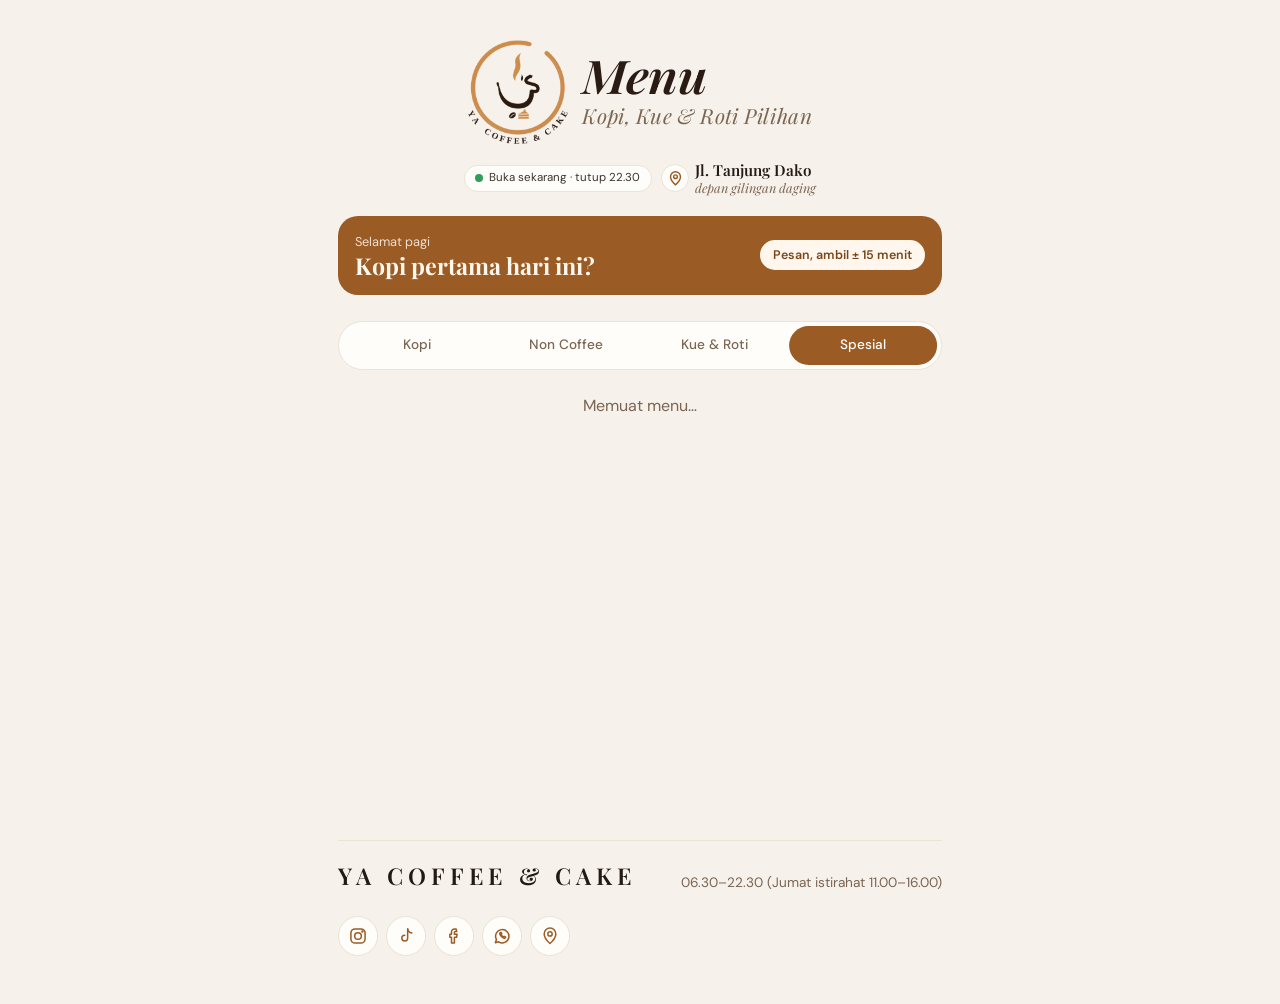
<file: spesial.html>
<!doctype html>
<html lang="id">
<head>
<meta charset="utf-8">
<meta name="viewport" content="width=device-width,initial-scale=1">
<title>YA Coffee &amp; Cake</title>
<!-- Halaman lama: sekarang semua menu ada di menu.html. Tautan / QR lama tetap diarahkan ke sana. -->
<meta http-equiv="refresh" content="0; url=menu.html#spesial">
<link rel="canonical" href="menu.html#spesial">
<script>location.replace('menu.html#spesial');</script>
<style>body{margin:0;font-family:system-ui,sans-serif;background:#f6f1ea;color:#3a2a1d;display:grid;place-items:center;min-height:100vh;text-align:center}a{color:#9a5b25}</style>
</head>
<body>
<p>Menu kami sudah pindah. <a href="menu.html#spesial">Buka menu</a></p>
</body>
</html>
</file>
<file: desain.css>
/* =====================================================================
   DESAIN "Modern hangat" — gabungan C (modern, tombol tebal, kartu) + A (huruf serif, krem-karamel)
   Dipasang setelah gaya bawaan di setiap halaman, jadi cukup ubah file ini untuk mengganti tampilan.
   Font: Playfair Display (judul, harga, merek) + DM Sans (teks, nama menu, tombol).
   ===================================================================== */
@import url('https://fonts.googleapis.com/css2?family=Playfair+Display:ital,wght@0,600;0,700;1,500;1,600&family=DM+Sans:opsz,wght@9..40,400;9..40,500;9..40,700&display=swap');
:root {
  --serif: "Playfair Display", Georgia, "Times New Roman", serif;
  --skrip: "Playfair Display", Georgia, serif;
  --sans: "DM Sans", "Segoe UI", system-ui, sans-serif;
  --latar: #f6f1ea;
  --kartu: #fffdf9;
  --tinta: #231a14;
  --tinta-redup: #7a6553;
  --karamel: #9a5b25;
  --karamel-tua: #7a4519;
  --krem: #fff7ee;
  --garis: #ece2d5;
  --gelap: #231a14;
}
body, .ya-panel, button, input, select, textarea { font-family: var(--sans); }
body { background: var(--latar); color: var(--tinta); }
/* Judul "Menu" dan sapaan: Playfair miring (menggantikan huruf tulisan tangan) */
.kepala-menu h1, h1 { font-family: var(--serif); font-style: italic; font-weight: 600; letter-spacing: -0.01em; }
.kepala-menu h1 { font-size: 2.9rem; }
.sapa-skrip { font-family: var(--serif) !important; font-style: italic; font-weight: 600; }
.merek, footer .info, .harga, .sub-menu { font-family: var(--serif); }
.sub-menu { font-style: italic; }
footer .info { font-family: var(--sans); font-size: 0.85rem; }
.item .ket { font-family: var(--sans); font-style: normal; font-size: 0.95rem; }
.halaman { padding-left: 1.1rem; padding-right: 1.1rem; }

/* ---------- Judul kelompok menu: serif + garis karamel (gaya A) ---------- */
main h2 {
  display: flex; align-items: center; gap: 0.75rem;
  font-family: var(--sans);
  font-weight: 700; font-size: 0.78rem; letter-spacing: 0.2em; text-transform: uppercase;
  color: var(--karamel); margin: 1.6rem 0 0.6rem;
}
main h2::after { content: ""; flex: 1; height: 1px; background: linear-gradient(90deg, #d9c4ab, transparent); }

/* ---------- Setiap menu jadi kartu (gaya C) ---------- */
main ul { display: flex; flex-direction: column; gap: 0.6rem; }
main ul li, .menu-tab li {
  background: var(--kartu); border: 1px solid var(--garis); border-radius: 18px;
  padding: 0.85rem 0.95rem; box-shadow: 0 6px 16px -14px rgba(60, 35, 15, 0.45);
}
main .nama { font-weight: 500; font-size: 1.05rem; color: var(--tinta); }
.menu-tab .nama { font-size: 1.02rem; }
main .harga { font-size: 1.15rem; color: var(--karamel); }
main .ket { color: var(--tinta-redup); }
/* Deskripsi menu tidak ditampilkan; yang tersisa hanya catatan stok ("Tinggal 3") */
main ul li .ket, .menu-tab li .ket { font-family: var(--sans); font-style: normal; font-weight: 700; font-size: 0.8rem; color: #b05a1c; }
main ul li .ket:empty { visibility: hidden; }
main .andalan {
  background: var(--karamel); color: var(--krem); border-color: var(--karamel);
  font-weight: 500; letter-spacing: 0.02em;
}
li.ya-habis { opacity: 0.62; box-shadow: none; }
/* Foto kecil di kartu (dipasang oleh pesan-online.js) */
main li.yo-ada-foto { position: relative; padding-left: 5.2rem; min-height: 5.2rem; }
main li .yo-thumb {
  position: absolute; left: 0.75rem; top: 0.75rem; width: 3.8rem; height: 3.8rem;
  object-fit: cover; border-radius: 14px; background: #efe5d8; cursor: pointer;
}
main li.ya-habis .yo-thumb { filter: grayscale(0.8); }
main .habis { background: #f8dcd7; color: #8f2d22; }

/* ---------- Tombol tambah: tebal & gelap (gaya C) ---------- */
.ya-tambah, .menu-tab .ya-tambah {
  background: var(--gelap); color: #fff; border: 0; font-weight: 600;
  border-radius: 12px; padding: 0.35rem 0.95rem; min-height: 36px;
}
.ya-tambah:hover { background: var(--karamel); color: #fff; }
.ya-kurang, .ya-plus { border-radius: 12px; border-color: var(--gelap); background: var(--gelap); }
.ya-kurang { background: transparent; color: var(--gelap); }
.ya-tambah:disabled, .ya-plus:disabled { opacity: 0.35; cursor: not-allowed; }

/* ---------- Tab kategori ---------- */
.tab-bar { background: var(--kartu); border: 1px solid var(--garis); box-shadow: 0 -10px 0 10px var(--latar); }
.tab-penanda { background: var(--karamel); }
.tab-bar button { font-family: var(--sans); font-weight: 500; font-size: 0.85rem; }

/* ---------- Status buka & alamat ---------- */
#ya-status, .ya-peta { background: var(--kartu); border: 1px solid var(--garis); }

/* ---------- Banner sapaan (dibuat oleh pesan-online.js di halaman menu) ---------- */
.yo-hero {
  background: var(--karamel); color: var(--krem); border-radius: 20px;
  padding: 1rem 1.1rem; margin: 0 0 1.6rem; display: flex; flex-wrap: wrap; align-items: center; justify-content: space-between; gap: 0.6rem 0.75rem;
}
.yo-hero .yo-salam { font-size: 0.8rem; opacity: 0.85; }
.yo-hero .yo-ajak { font-family: var(--serif, Georgia, serif); font-size: 1.45rem; font-weight: 700; line-height: 1.15; margin: 0.1rem 0 0; }
.yo-hero .yo-pil { flex-shrink: 0; background: var(--krem); color: var(--karamel-tua); border-radius: 999px; padding: 0.35rem 0.8rem; font-size: 0.78rem; font-weight: 600; white-space: nowrap; }

/* ---------- Halaman depan ---------- */
#ya-sapa {
  background: var(--karamel); color: var(--krem); border-radius: 18px;
  padding: 0.7rem 1rem; text-align: left;
}
#ya-sapa .sapa-teks, #ya-sapa .sapa-skrip { color: var(--krem) !important; }
.item {
  background: var(--kartu); border: 1px solid var(--garis); border-radius: 24px;
  padding: 1.1rem 1.1rem 0.9rem; margin-bottom: 1rem; box-shadow: 0 10px 24px -20px rgba(60, 35, 15, 0.5);
}
.item h2 { display: block; font-family: var(--serif); font-size: clamp(1.7rem, 7vw, 2.1rem); letter-spacing: 0; text-transform: none; color: var(--tinta); margin: 0 0 0.4rem; line-height: 1.05; }
.item h2::after { display: none; }
.tombol {
  background: var(--gelap) !important; color: #fff !important; border-radius: 16px !important;
  padding: 0.95rem 1.4rem !important; font-weight: 600; border: 0 !important;
}

/* ---------- Bar pesanan & lembar pesanan ---------- */
#ya-bar { border-radius: 16px; background: var(--gelap); }
#ya-bar .ya-total { color: #f1c28f; }
.ya-panel { background: var(--kartu); }
.ya-opsi span { border-radius: 12px; }
.ya-opsi input:checked + span { background: var(--gelap); border-color: var(--gelap); }
.ya-kirim { background: var(--karamel); border-radius: 16px; font-weight: 600; }
.ya-kirim:hover { background: var(--karamel-tua); }

/* ---------- Memuat menu dari HPP: daftar lama di halaman disembunyikan ---------- */
.yo-muat main [data-halaman] ul, .yo-muat main [data-halaman] h2, .yo-muat #ya-menu ul, .yo-muat #ya-menu h2 { visibility: hidden; }
.yo-muat main [data-halaman]::before, .yo-muat #ya-menu::before {
  content: "Memuat menu…"; display: block; text-align: center; color: var(--tinta-redup); padding: 1.5rem 0 0; visibility: visible;
}
.yo-kosong { text-align: center; color: var(--tinta-redup); padding: 1.5rem 0; margin: 0; }
.yo-gagal { background: var(--kartu); border: 1px solid var(--garis); border-radius: 18px; padding: 1.1rem; text-align: center; margin: 1rem 0; }
.yo-gagal p { margin: 0 0 0.75rem; color: var(--tinta-redup); }
.yo-gagal button { background: var(--gelap); color: #fff; border: 0; border-radius: 12px; padding: 0.6rem 1.1rem; font: inherit; font-weight: 600; cursor: pointer; }

/* ---------- Media sosial & ulasan (dipasang oleh pesan-online.js) ---------- */
.yo-sosmed { flex-basis: 100%; display: flex; flex-wrap: wrap; align-items: center; gap: 0.5rem; margin-top: 0.4rem; }
.yo-sosmed a:not(.yo-ulasan) {
  width: 40px; height: 40px; border-radius: 50%; display: grid; place-items: center;
  background: var(--kartu); border: 1px solid var(--garis); color: var(--karamel);
  transition: background 0.2s ease, color 0.2s ease;
}
.yo-sosmed a:not(.yo-ulasan):hover { background: var(--karamel); color: #fff; }
.yo-ulasan { background: var(--karamel); color: #fff !important; text-decoration: none; font-weight: 600; font-size: 0.85rem; border-radius: 999px; padding: 0.55rem 1rem; }
.yo-sosmed .yo-ulasan { margin-left: auto; }

/* ---------- Kaki halaman ---------- */
footer { border-top: 1px solid var(--garis); padding-top: 1.1rem; }
</file>
